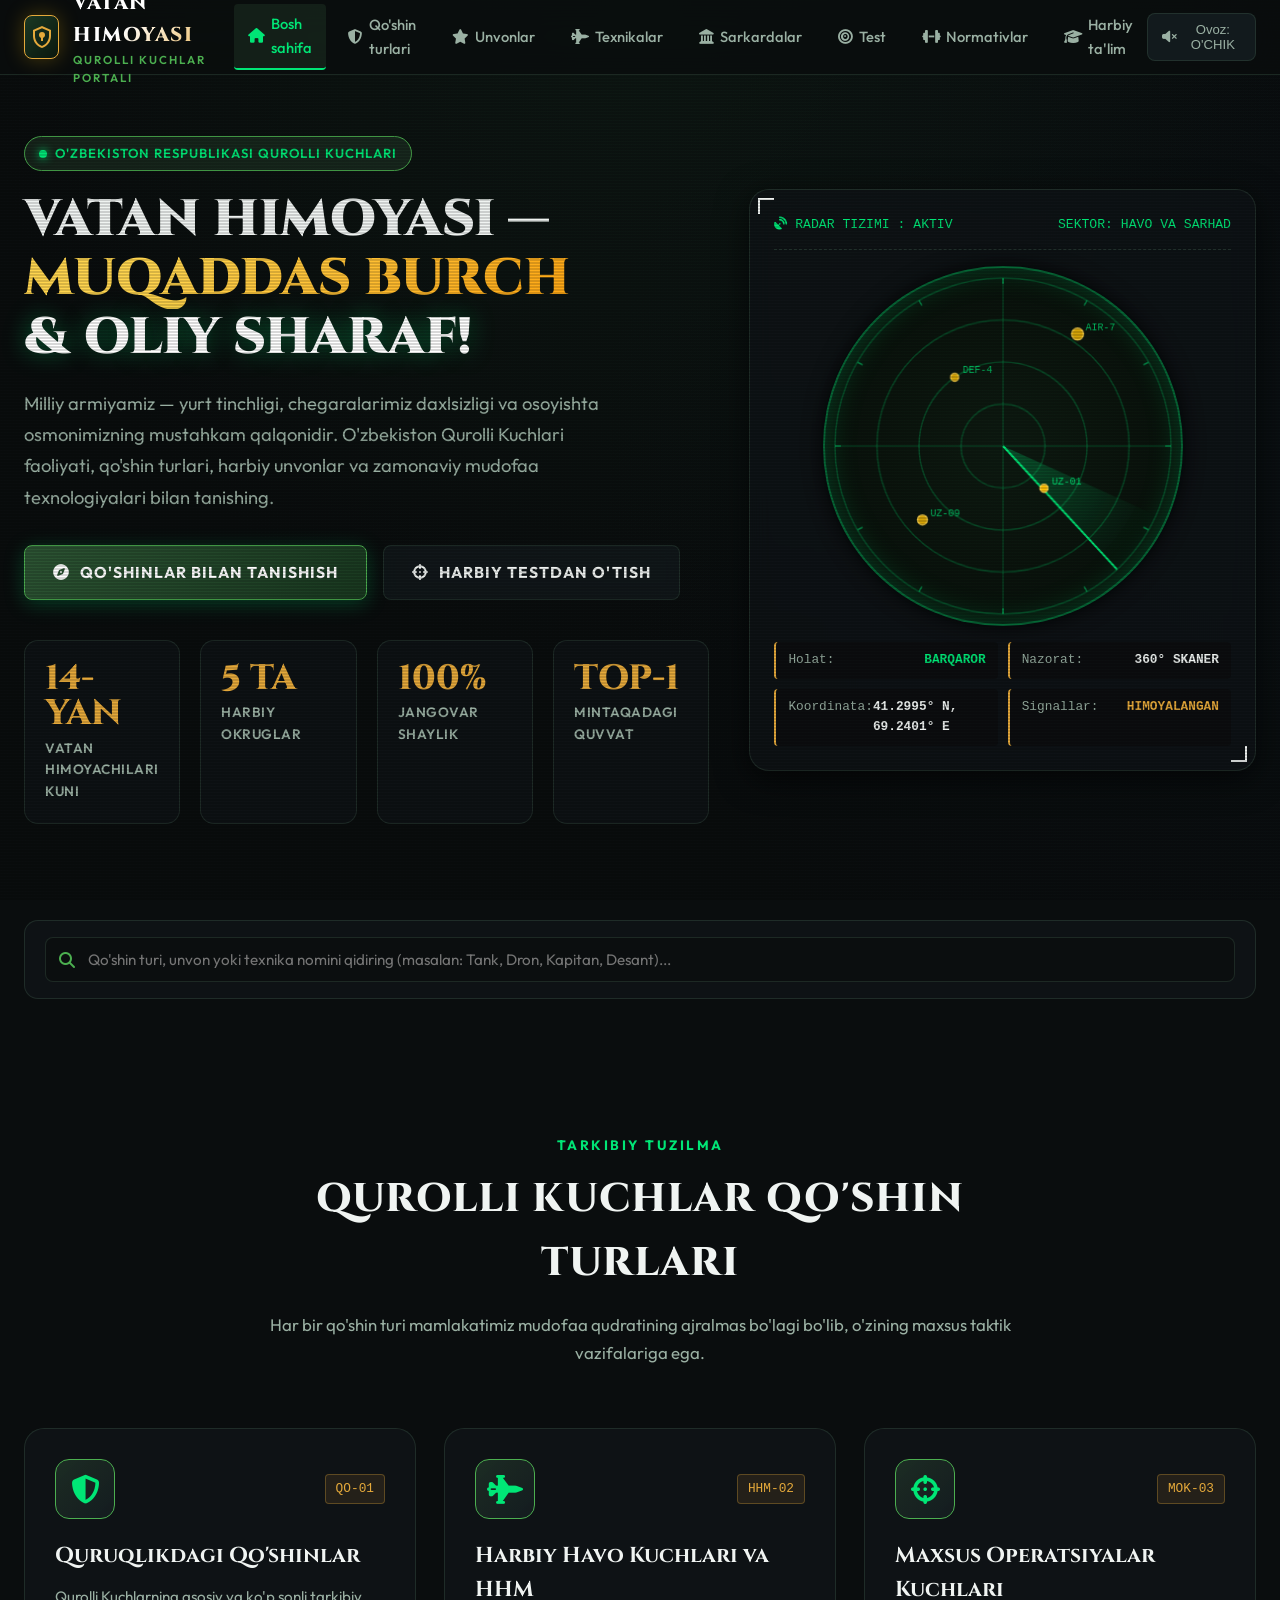
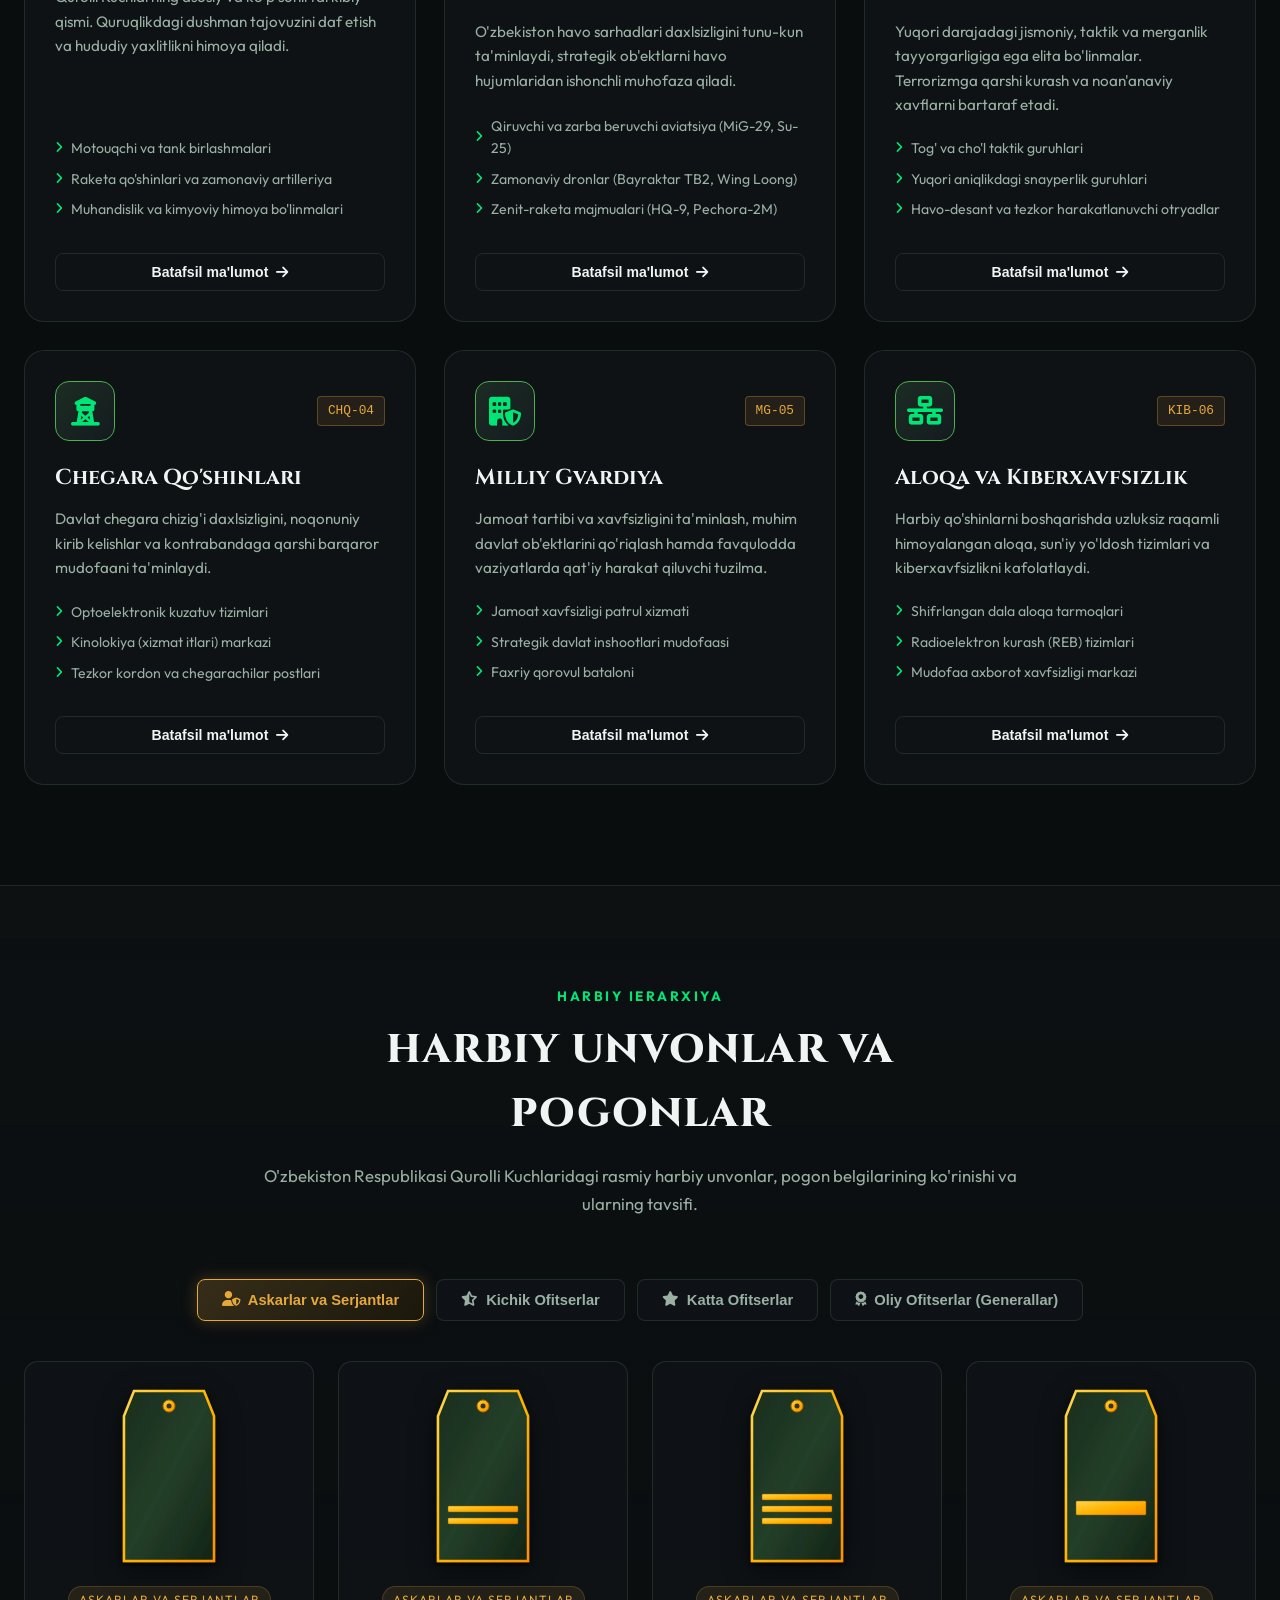
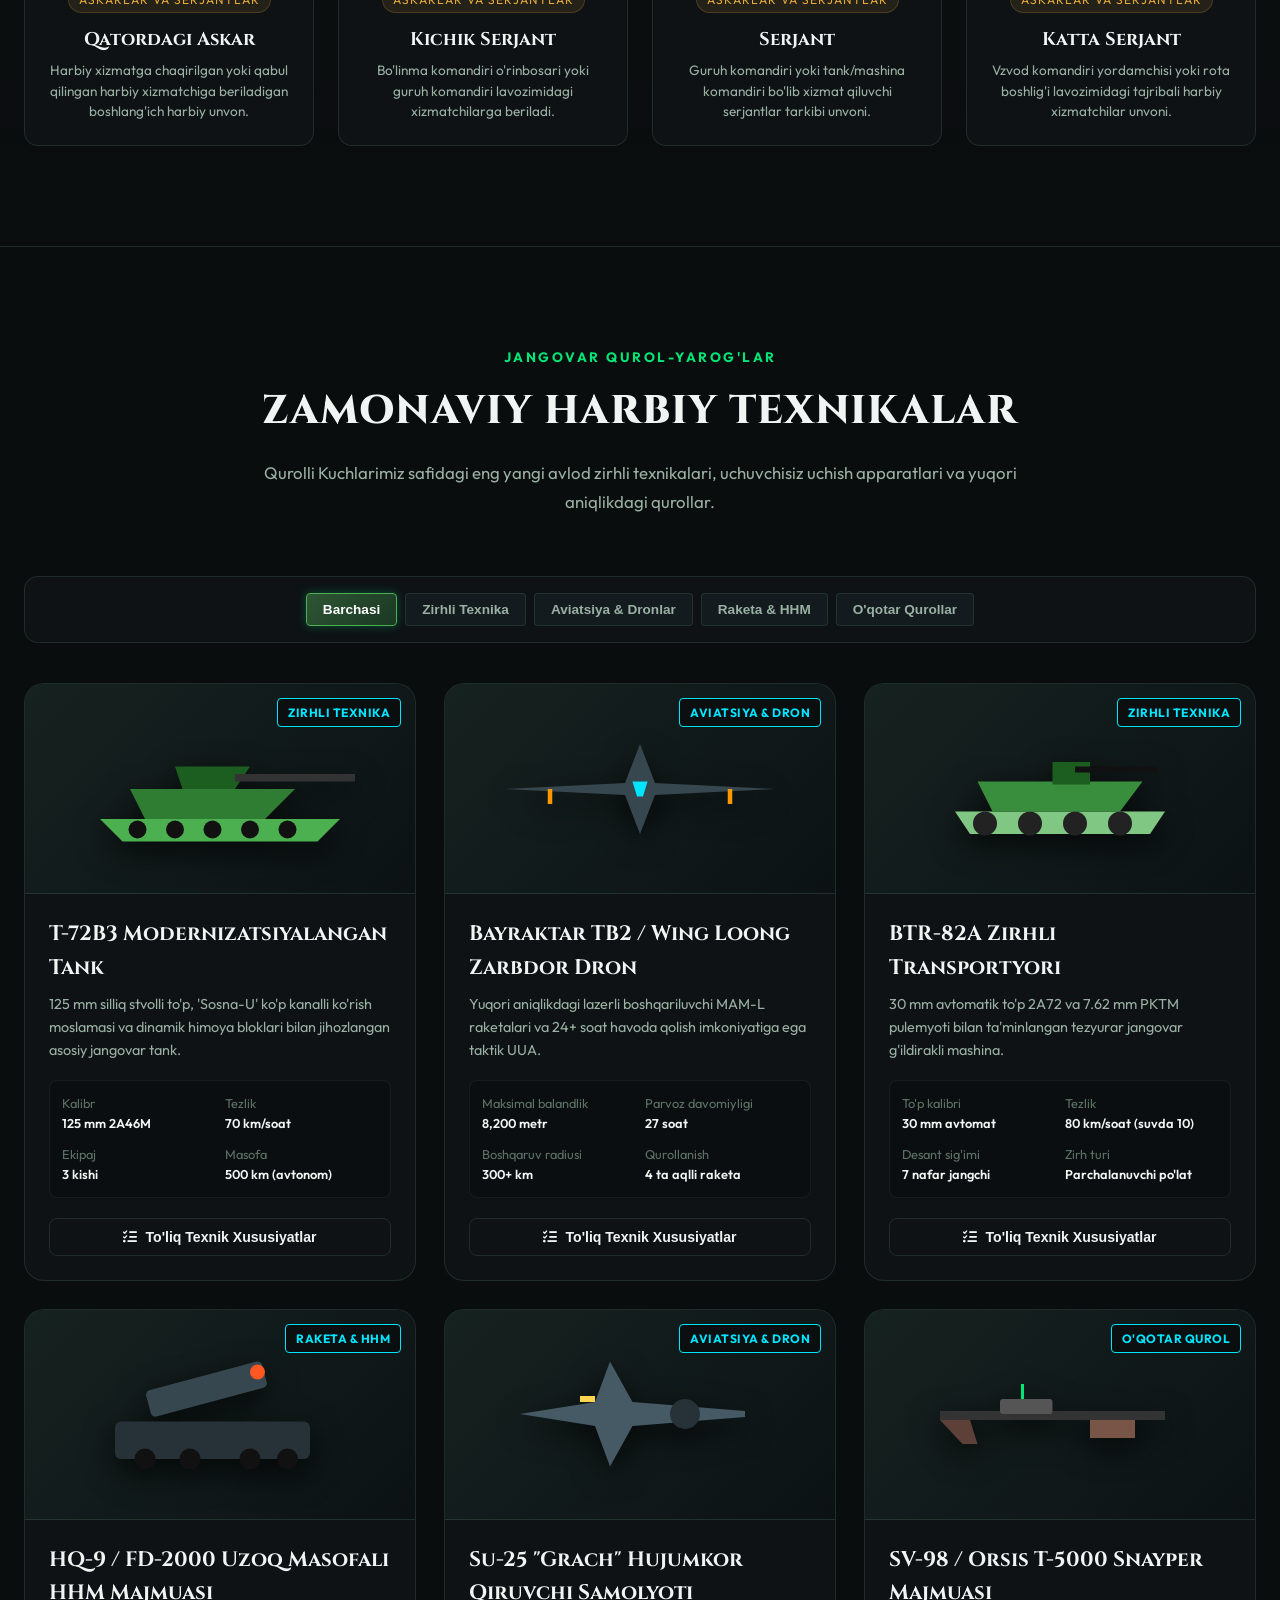
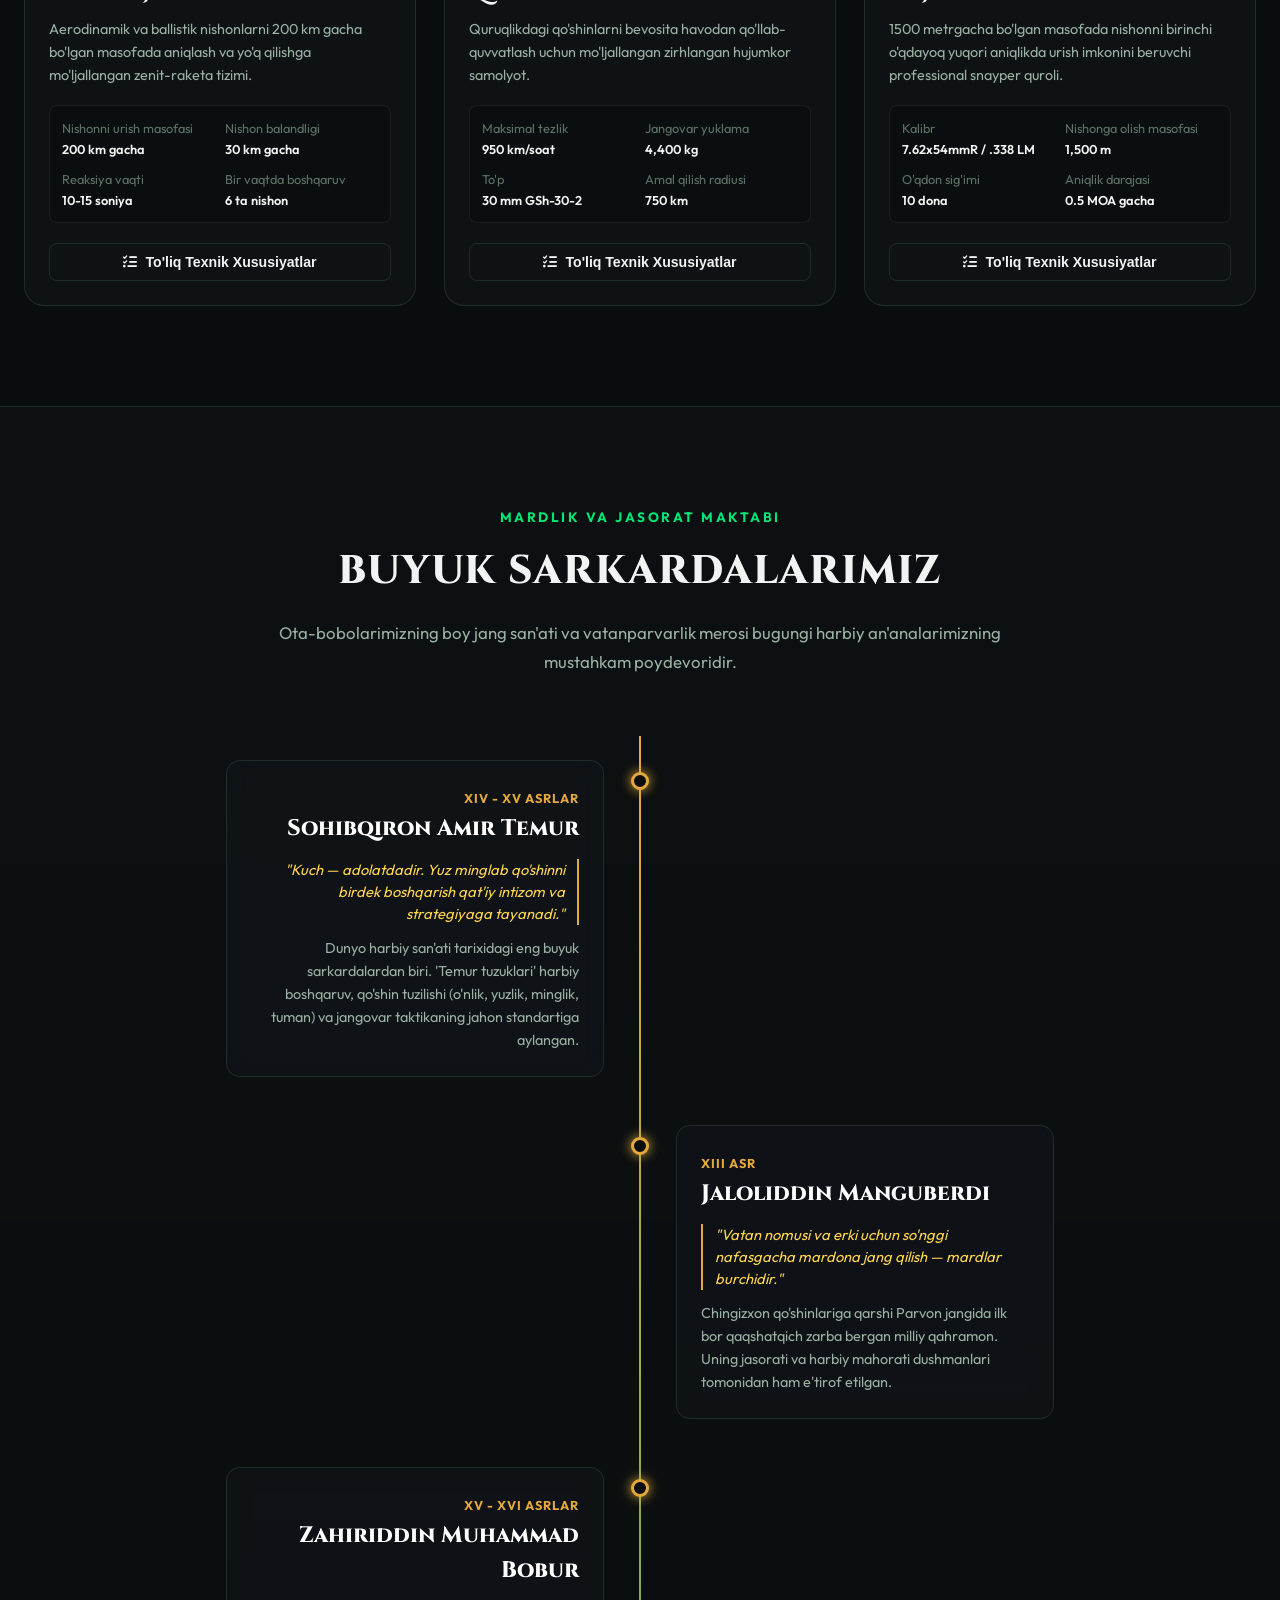
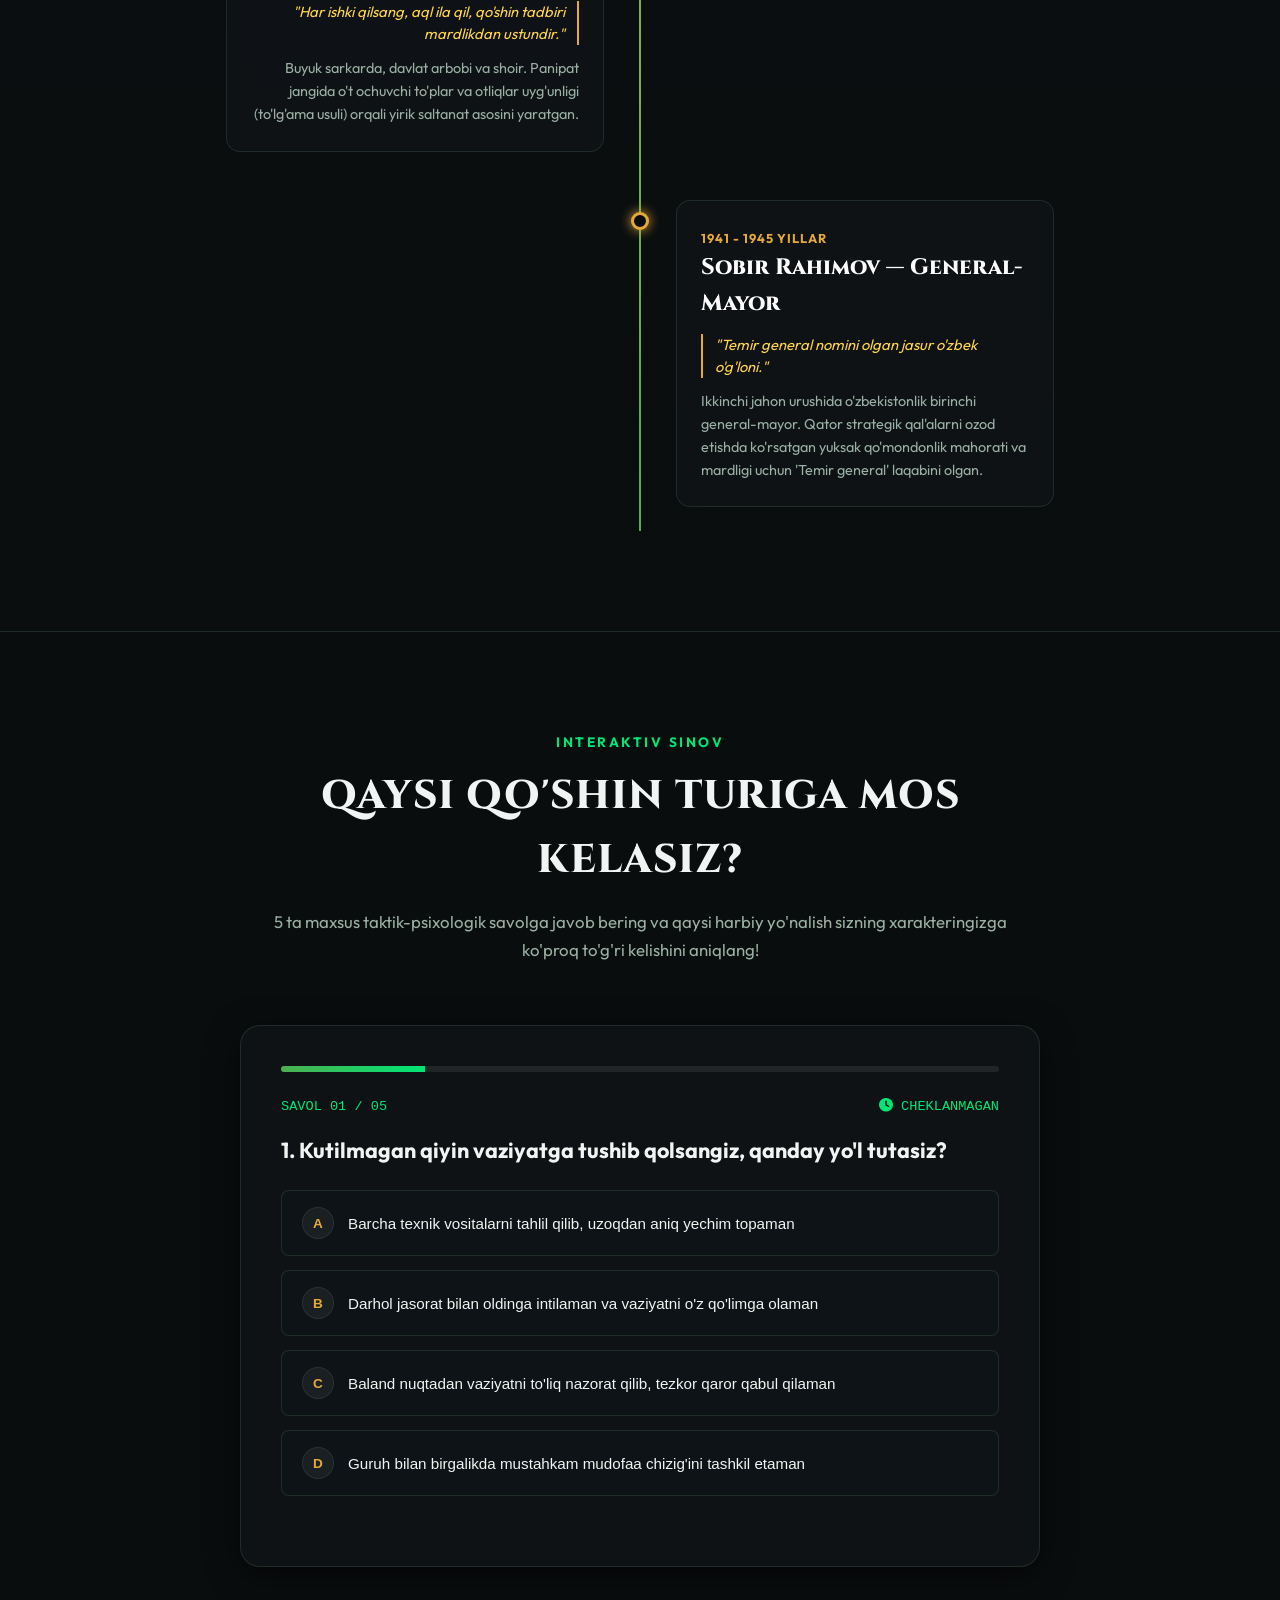
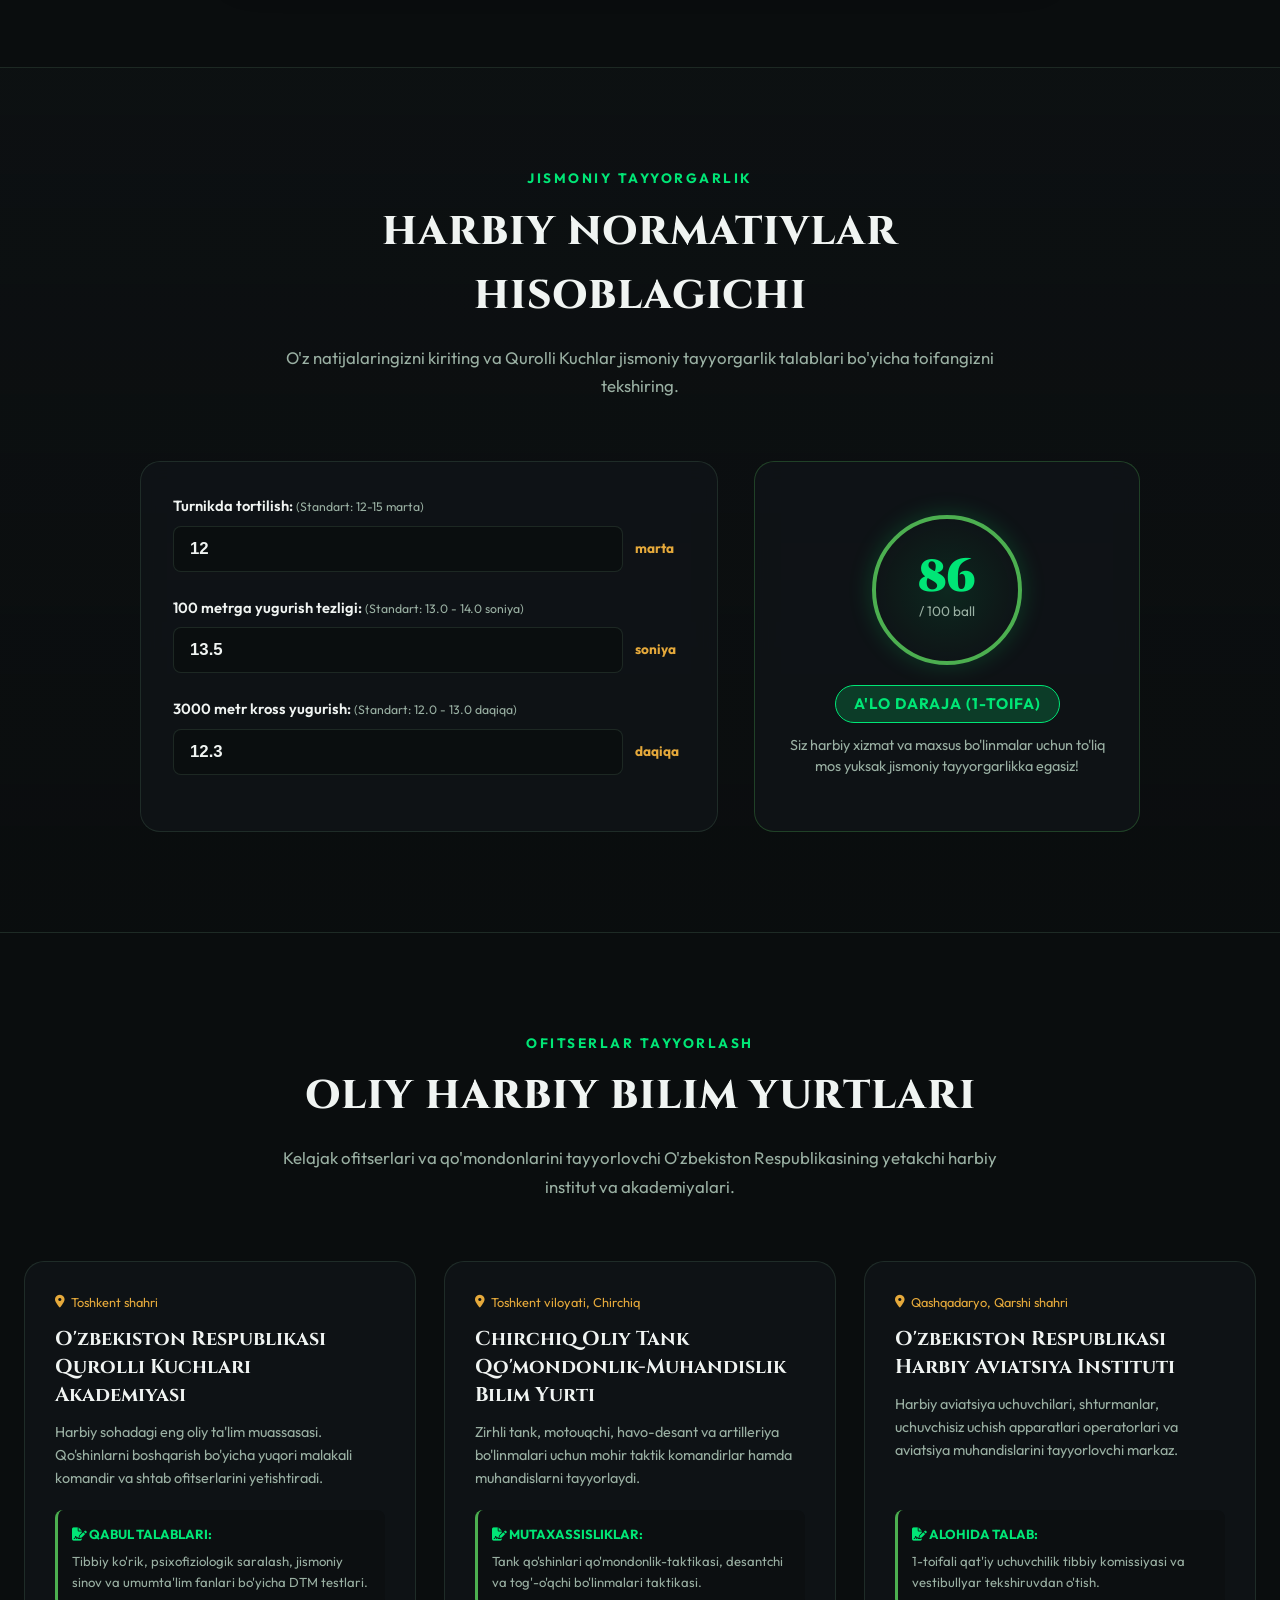
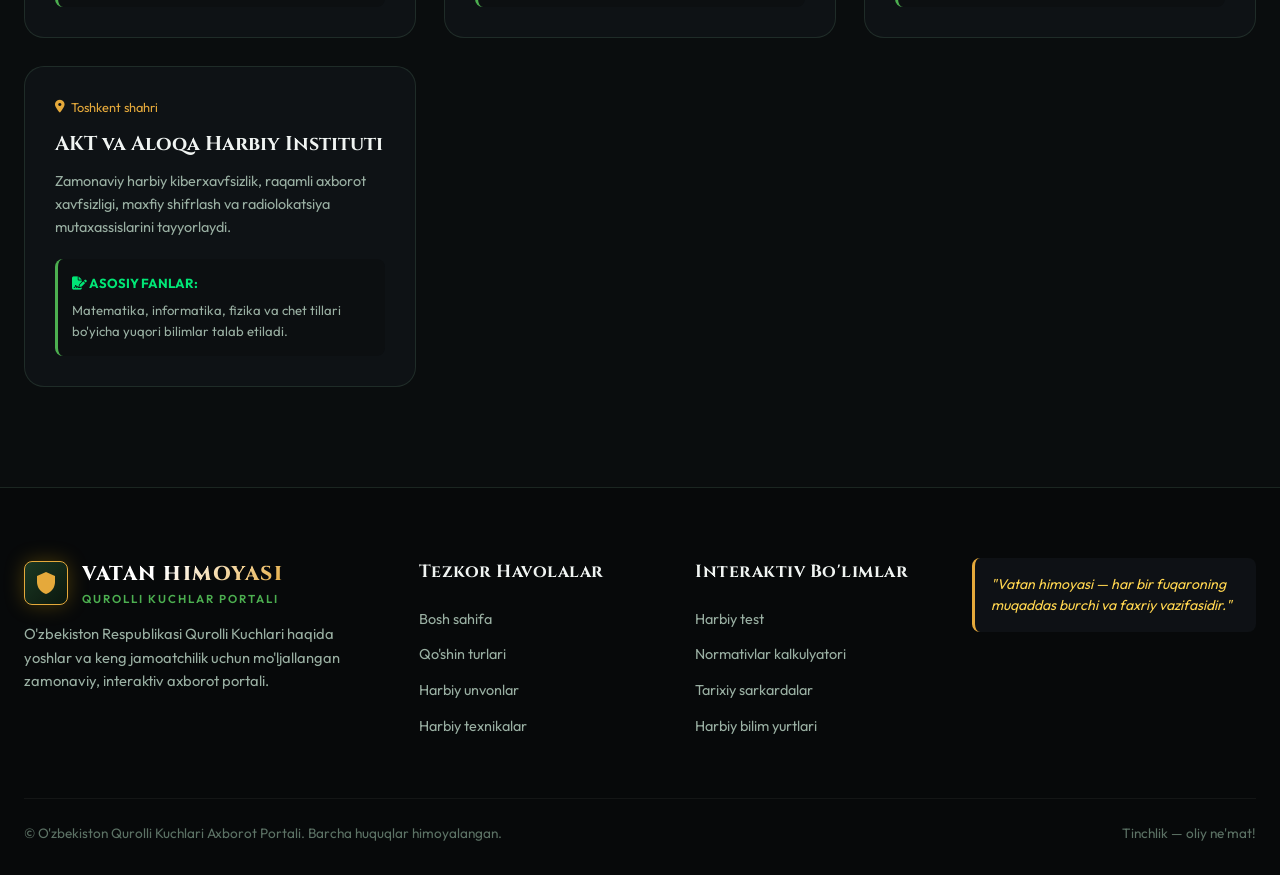
<file: harbiylar_portal/index.html>
<!DOCTYPE html>
<html lang="uz">
<head>
  <meta charset="UTF-8">
  <meta name="viewport" content="width=device-width, initial-scale=1.0">
  <title>O'zbekiston Qurolli Kuchlari & Harbiy Axborot Portali</title>
  <meta name="description" content="Harbiylar, O'zbekiston Qurolli Kuchlari faoliyati, qo'shin turlari, harbiy unvonlar va pogonlar, zamonaviy texnikalar hamda harbiy xizmat haqida to'liq axborot portali.">
  <meta name="keywords" content="harbiylar, qurolli kuchlar, harbiy xizmat, pogonlar, unvonlar, harbiy texnika, mudofaa vazirligi">

  <!-- Google Fonts -->
  <link rel="preconnect" href="https://fonts.googleapis.com">
  <link rel="preconnect" href="https://fonts.gstatic.com" crossorigin>
  <link href="https://fonts.googleapis.com/css2?family=Cinzel:wght@600;700;800;900&family=Outfit:wght@300;400;500;600;700;800&display=swap" rel="stylesheet">

  <!-- Font Awesome Icons -->
  <link rel="stylesheet" href="https://cdnjs.cloudflare.com/ajax/libs/font-awesome/6.5.1/css/all.min.css">

  <!-- Custom Tactical Stylesheet -->
  <link rel="stylesheet" href="style.css">
</head>
<body>

  <!-- Tactical HUD Scanline -->
  <div class="hud-scanline-overlay"></div>

  <!-- Header & Navigation -->
  <header class="site-header" id="siteHeader">
    <div class="container">
      <div class="nav-content">
        <a href="#hero" class="brand-logo">
          <div class="logo-badge">
            <svg viewBox="0 0 24 24">
              <path d="M12 1L3 5v6c0 5.55 3.84 10.74 9 12 5.16-1.26 9-6.45 9-12V5l-9-4zm0 2.18l7 3.12v4.7c0 4.54-3.13 8.79-7 9.88-3.87-1.09-7-5.34-7-9.88V6.3l7-3.12zm0 3.82a3 3 0 0 0-3 3c0 1.31.84 2.42 2 2.83V16h2v-3.17c1.16-.41 2-1.52 2-2.83a3 3 0 0 0-3-3z"/>
            </svg>
          </div>
          <div class="brand-text">
            <span class="brand-title">VATAN HIMOYASI</span>
            <span class="brand-sub">Qurolli Kuchlar Portali</span>
          </div>
        </a>

        <ul class="nav-menu" id="navMenu">
          <li><a href="#hero" class="nav-link active"><i class="fa-solid fa-house"></i> Bosh sahifa</a></li>
          <li><a href="#branches" class="nav-link"><i class="fa-solid fa-shield-halved"></i> Qo'shin turlari</a></li>
          <li><a href="#ranks" class="nav-link"><i class="fa-solid fa-star"></i> Unvonlar</a></li>
          <li><a href="#hardware" class="nav-link"><i class="fa-solid fa-jet-fighter"></i> Texnikalar</a></li>
          <li><a href="#history" class="nav-link"><i class="fa-solid fa-landmark"></i> Sarkardalar</a></li>
          <li><a href="#quiz" class="nav-link"><i class="fa-solid fa-bullseye"></i> Test</a></li>
          <li><a href="#fitness" class="nav-link"><i class="fa-solid fa-dumbbell"></i> Normativlar</a></li>
          <li><a href="#academies" class="nav-link"><i class="fa-solid fa-graduation-cap"></i> Harbiy ta'lim</a></li>
        </ul>

        <div class="nav-actions">
          <button class="btn-audio-toggle" id="audioToggleBtn" title="Taktik ovoz effektlarini yoqish/o'chirish">
            <i class="fa-solid fa-volume-xmark"></i>
            <span>Ovoz: O'CHIK</span>
          </button>
          <button class="mobile-toggle" id="mobileToggle" aria-label="Menyu">
            <i class="fa-solid fa-bars"></i>
          </button>
        </div>
      </div>
    </div>
  </header>

  <!-- Hero Section & Tactical HUD -->
  <section class="hero-section" id="hero">
    <div class="container">
      <div class="hero-grid">
        <div class="hero-content">
          <div class="hero-tag">
            <span class="pulse-dot"></span>
            <span>O'zbekiston Respublikasi Qurolli Kuchlari</span>
          </div>
          <h1 class="hero-title">
            Vatan Himoyasi — 
            <span class="highlight-gold">Muqaddas Burch</span>
            <span class="highlight-green">& Oliy Sharaf!</span>
          </h1>
          <p class="hero-desc">
            Milliy armiyamiz — yurt tinchligi, chegaralarimiz daxlsizligi va osoyishta osmonimizning mustahkam qalqonidir. O'zbekiston Qurolli Kuchlari faoliyati, qo'shin turlari, harbiy unvonlar va zamonaviy mudofaa texnologiyalari bilan tanishing.
          </p>
          <div class="hero-buttons">
            <a href="#branches" class="btn-tactical btn-primary-tactical">
              <i class="fa-solid fa-compass"></i>
              <span>Qo'shinlar bilan tanishish</span>
            </a>
            <a href="#quiz" class="btn-tactical btn-outline-tactical">
              <i class="fa-solid fa-crosshairs"></i>
              <span>Harbiy testdan o'tish</span>
            </a>
          </div>

          <!-- Hero Stats Bar -->
          <div class="hero-stats-bar">
            <div class="stat-card">
              <div class="stat-number">14-YAN</div>
              <div class="stat-label">Vatan Himoyachilari Kuni</div>
            </div>
            <div class="stat-card">
              <div class="stat-number">5 TA</div>
              <div class="stat-label">Harbiy Okruglar</div>
            </div>
            <div class="stat-card">
              <div class="stat-number">100%</div>
              <div class="stat-label">Jangovar Shaylik</div>
            </div>
            <div class="stat-card">
              <div class="stat-number">TOP-1</div>
              <div class="stat-label">Mintaqadagi Quvvat</div>
            </div>
          </div>
        </div>

        <!-- Interactive Radar & Telemetry HUD -->
        <div class="hero-radar-side">
          <div class="radar-wrapper">
            <div class="hud-header">
              <span><i class="fa-solid fa-satellite-dish"></i> RADAR TIZIMI : AKTIV</span>
              <span>SEKTOR: HAVO VA SARHAD</span>
            </div>
            <div class="radar-canvas-container">
              <canvas id="radarCanvas"></canvas>
            </div>
            <div class="radar-telemetry">
              <div class="telemetry-item">
                <span>Holat:</span>
                <span style="color: var(--accent-neon-green);">BARQAROR</span>
              </div>
              <div class="telemetry-item">
                <span>Nazorat:</span>
                <span>360° SKANER</span>
              </div>
              <div class="telemetry-item">
                <span>Koordinata:</span>
                <span>41.2995° N, 69.2401° E</span>
              </div>
              <div class="telemetry-item">
                <span>Signallar:</span>
                <span style="color: var(--accent-gold);">HIMOYALANGAN</span>
              </div>
            </div>
          </div>
        </div>
      </div>
    </div>
  </section>

  <!-- Global Live Search & Filter Bar -->
  <div class="container" style="margin-top: 20px;">
    <div class="filter-search-container">
      <div class="search-input-wrapper">
        <i class="fa-solid fa-magnifying-glass search-icon"></i>
        <input type="text" id="tacticalSearchInput" class="tactical-search-input" placeholder="Qo'shin turi, unvon yoki texnika nomini qidiring (masalan: Tank, Dron, Kapitan, Desant)...">
      </div>
    </div>
  </div>

  <!-- Qo'shin Turlari (Branches) -->
  <section class="section" id="branches">
    <div class="container">
      <div class="section-header">
        <span class="section-subtitle">Tarkibiy Tuzilma</span>
        <h2 class="section-title">Qurolli Kuchlar Qo'shin Turlari</h2>
        <p class="section-desc">
          Har bir qo'shin turi mamlakatimiz mudofaa qudratining ajralmas bo'lagi bo'lib, o'zining maxsus taktik vazifalariga ega.
        </p>
      </div>

      <div class="branches-grid" id="branchesGrid">
        <!-- Rendered dynamically by app.js -->
      </div>
    </div>
  </section>

  <!-- Harbiy Unvonlar va Pogonlar (Ranks) -->
  <section class="section section-alt" id="ranks">
    <div class="container">
      <div class="section-header">
        <span class="section-subtitle">Harbiy Ierarxiya</span>
        <h2 class="section-title">Harbiy Unvonlar va Pogonlar</h2>
        <p class="section-desc">
          O'zbekiston Respublikasi Qurolli Kuchlaridagi rasmiy harbiy unvonlar, pogon belgilarining ko'rinishi va ularning tavsifi.
        </p>
      </div>

      <!-- Ranks Category Nav -->
      <div class="ranks-tabs-nav">
        <button class="rank-tab-btn active" data-cat="enlisted">
          <i class="fa-solid fa-user-shield"></i> Askarlar va Serjantlar
        </button>
        <button class="rank-tab-btn" data-cat="junior-officer">
          <i class="fa-solid fa-star-half-stroke"></i> Kichik Ofitserlar
        </button>
        <button class="rank-tab-btn" data-cat="senior-officer">
          <i class="fa-solid fa-star"></i> Katta Ofitserlar
        </button>
        <button class="rank-tab-btn" data-cat="generals">
          <i class="fa-solid fa-award"></i> Oliy Ofitserlar (Generallar)
        </button>
      </div>

      <div class="ranks-grid" id="ranksGrid">
        <!-- Rendered dynamically by app.js with SVG Pogon insignias -->
      </div>
    </div>
  </section>

  <!-- Zamonaviy Harbiy Texnikalar (Hardware & Weapons) -->
  <section class="section" id="hardware">
    <div class="container">
      <div class="section-header">
        <span class="section-subtitle">Jangovar Qurol-Yarog'lar</span>
        <h2 class="section-title">Zamonaviy Harbiy Texnikalar</h2>
        <p class="section-desc">
          Qurolli Kuchlarimiz safidagi eng yangi avlod zirhli texnikalari, uchuvchisiz uchish apparatlari va yuqori aniqlikdagi qurollar.
        </p>
      </div>

      <!-- Hardware Filters -->
      <div class="filter-search-container" style="justify-content: center; margin-bottom: 40px;">
        <div class="filter-btn-group">
          <button class="filter-btn hardware-filter-btn active" data-type="all">Barchasi</button>
          <button class="filter-btn hardware-filter-btn" data-type="armor">Zirhli Texnika</button>
          <button class="filter-btn hardware-filter-btn" data-type="air">Aviatsiya & Dronlar</button>
          <button class="filter-btn hardware-filter-btn" data-type="missile">Raketa & HHM</button>
          <button class="filter-btn hardware-filter-btn" data-type="firearm">O'qotar Qurollar</button>
        </div>
      </div>

      <div class="hardware-grid" id="hardwareGrid">
        <!-- Rendered dynamically by app.js -->
      </div>
    </div>
  </section>

  <!-- Tarixiy Sarkardalar (Historical Commanders) -->
  <section class="section section-alt" id="history">
    <div class="container">
      <div class="section-header">
        <span class="section-subtitle">Mardlik Va Jasorat Maktabi</span>
        <h2 class="section-title">Buyuk Sarkardalarimiz</h2>
        <p class="section-desc">
          Ota-bobolarimizning boy jang san'ati va vatanparvarlik merosi bugungi harbiy an'analarimizning mustahkam poydevoridir.
        </p>
      </div>

      <div class="history-timeline" id="historyTimeline">
        <!-- Rendered dynamically by app.js -->
      </div>
    </div>
  </section>

  <!-- Interaktiv Harbiy Test (Military Quiz) -->
  <section class="section" id="quiz">
    <div class="container">
      <div class="section-header">
        <span class="section-subtitle">Interaktiv Sinov</span>
        <h2 class="section-title">Qaysi Qo'shin Turiga Mos Kelasiz?</h2>
        <p class="section-desc">
          5 ta maxsus taktik-psixologik savolga javob bering va qaysi harbiy yo'nalish sizning xarakteringizga ko'proq to'g'ri kelishini aniqlang!
        </p>
      </div>

      <div class="quiz-card">
        <div class="quiz-progress-bar">
          <div class="quiz-progress-fill" id="quizProgressFill"></div>
        </div>

        <!-- Question View -->
        <div id="quizQuestionView">
          <div class="quiz-meta">
            <span id="quizMetaNumber">SAVOL 01 / 05</span>
            <span><i class="fa-solid fa-clock"></i> CHEKLANMAGAN</span>
          </div>
          <h3 class="quiz-question-title" id="quizQuestionTitle">Savol matni yuklanmoqda...</h3>
          <div class="quiz-options-list" id="quizOptionsList">
            <!-- Options dynamically loaded -->
          </div>
        </div>

        <!-- Result View -->
        <div id="quizResultView" class="quiz-result-view">
          <div class="badge-result-icon" id="resultBadgeIcon">
            <i class="fa-solid fa-shield"></i>
          </div>
          <h3 class="result-badge-title" id="resultBadgeTitle">Sizning Natijangiz</h3>
          <p class="result-badge-desc" id="resultBadgeDesc">Tavsif yuklanmoqda...</p>
          <button class="btn-tactical btn-primary-tactical" onclick="restartQuiz()">
            <i class="fa-solid fa-rotate-right"></i>
            <span>Testni qaytadan topshirish</span>
          </button>
        </div>
      </div>
    </div>
  </section>

  <!-- Jismoniy Normativlar Kalkulyatori (Fitness Calculator) -->
  <section class="section section-alt" id="fitness">
    <div class="container">
      <div class="section-header">
        <span class="section-subtitle">Jismoniy Tayyorgarlik</span>
        <h2 class="section-title">Harbiy Normativlar Hisoblagichi</h2>
        <p class="section-desc">
          O'z natijalaringizni kiriting va Qurolli Kuchlar jismoniy tayyorgarlik talablari bo'yicha toifangizni tekshiring.
        </p>
      </div>

      <div class="calc-wrapper">
        <div class="calc-form-card">
          <div class="calc-field-group">
            <label class="calc-label" for="calcPullups">
              Turnikda tortilish:
              <small>(Standart: 12-15 marta)</small>
            </label>
            <div class="calc-input-row">
              <input type="number" id="calcPullups" class="calc-input" value="12" min="0" max="50">
              <span class="calc-unit">marta</span>
            </div>
          </div>

          <div class="calc-field-group">
            <label class="calc-label" for="calcSprint">
              100 metrga yugurish tezligi:
              <small>(Standart: 13.0 - 14.0 soniya)</small>
            </label>
            <div class="calc-input-row">
              <input type="number" id="calcSprint" class="calc-input" value="13.5" step="0.1" min="9" max="30">
              <span class="calc-unit">soniya</span>
            </div>
          </div>

          <div class="calc-field-group">
            <label class="calc-label" for="calcRun">
              3000 metr kross yugurish:
              <small>(Standart: 12.0 - 13.0 daqiqa)</small>
            </label>
            <div class="calc-input-row">
              <input type="number" id="calcRun" class="calc-input" value="12.3" step="0.1" min="8" max="30">
              <span class="calc-unit">daqiqa</span>
            </div>
          </div>
        </div>

        <div class="calc-score-card">
          <div class="score-circle">
            <span class="score-value" id="calcScoreValue">85</span>
            <span class="score-max">/ 100 ball</span>
          </div>
          <div class="score-grade-badge grade-excellent" id="calcGradeBadge">A'LO DARAJA (1-TOIFA)</div>
          <p class="score-evaluation" id="calcEvalDesc">
            Siz harbiy xizmat va maxsus bo'linmalar uchun to'liq mos yuksak jismoniy tayyorgarlikka egasiz!
          </p>
        </div>
      </div>
    </div>
  </section>

  <!-- Harbiy Oliy Ta'lim Muassasalari (Academies) -->
  <section class="section" id="academies">
    <div class="container">
      <div class="section-header">
        <span class="section-subtitle">Ofitserlar Tayyorlash</span>
        <h2 class="section-title">Oliy Harbiy Bilim Yurtlari</h2>
        <p class="section-desc">
          Kelajak ofitserlari va qo'mondonlarini tayyorlovchi O'zbekiston Respublikasining yetakchi harbiy institut va akademiyalari.
        </p>
      </div>

      <div class="academies-grid">
        <div class="academy-card">
          <span class="academy-location"><i class="fa-solid fa-location-dot"></i> Toshkent shahri</span>
          <h3 class="academy-name">O'zbekiston Respublikasi Qurolli Kuchlari Akademiyasi</h3>
          <p class="academy-desc">
            Harbiy sohadagi eng oliy ta'lim muassasasi. Qo'shinlarni boshqarish bo'yicha yuqori malakali komandir va shtab ofitserlarini yetishtiradi.
          </p>
          <div class="academy-requirements">
            <h5><i class="fa-solid fa-file-signature"></i> Qabul talablari:</h5>
            <p>Tibbiy ko'rik, psixofiziologik saralash, jismoniy sinov va umumta'lim fanlari bo'yicha DTM testlari.</p>
          </div>
        </div>

        <div class="academy-card">
          <span class="academy-location"><i class="fa-solid fa-location-dot"></i> Toshkent viloyati, Chirchiq</span>
          <h3 class="academy-name">Chirchiq Oliy Tank Qo'mondonlik-Muhandislik Bilim Yurti</h3>
          <p class="academy-desc">
            Zirhli tank, motouqchi, havo-desant va artilleriya bo'linmalari uchun mohir taktik komandirlar hamda muhandislarni tayyorlaydi.
          </p>
          <div class="academy-requirements">
            <h5><i class="fa-solid fa-file-signature"></i> Mutaxassisliklar:</h5>
            <p>Tank qo'shinlari qo'mondonlik-taktikasi, desantchi va tog'-o'qchi bo'linmalari taktikasi.</p>
          </div>
        </div>

        <div class="academy-card">
          <span class="academy-location"><i class="fa-solid fa-location-dot"></i> Qashqadaryo, Qarshi shahri</span>
          <h3 class="academy-name">O'zbekiston Respublikasi Harbiy Aviatsiya Instituti</h3>
          <p class="academy-desc">
            Harbiy aviatsiya uchuvchilari, shturmanlar, uchuvchisiz uchish apparatlari operatorlari va aviatsiya muhandislarini tayyorlovchi markaz.
          </p>
          <div class="academy-requirements">
            <h5><i class="fa-solid fa-file-signature"></i> Alohida talab:</h5>
            <p>1-toifali qat'iy uchuvchilik tibbiy komissiyasi va vestibullyar tekshiruvdan o'tish.</p>
          </div>
        </div>

        <div class="academy-card">
          <span class="academy-location"><i class="fa-solid fa-location-dot"></i> Toshkent shahri</span>
          <h3 class="academy-name">AKT va Aloqa Harbiy Instituti</h3>
          <p class="academy-desc">
            Zamonaviy harbiy kiberxavfsizlik, raqamli axborot xavfsizligi, maxfiy shifrlash va radiolokatsiya mutaxassislarini tayyorlaydi.
          </p>
          <div class="academy-requirements">
            <h5><i class="fa-solid fa-file-signature"></i> Asosiy fanlar:</h5>
            <p>Matematika, informatika, fizika va chet tillari bo'yicha yuqori bilimlar talab etiladi.</p>
          </div>
        </div>
      </div>
    </div>
  </section>

  <!-- Tactical Universal Modal -->
  <div class="tactical-modal-backdrop" id="tacticalModal">
    <div class="tactical-modal">
      <div class="modal-header">
        <h3 class="modal-title" id="modalTitle">Ma'lumot</h3>
        <button class="modal-close-btn" onclick="closeTacticalModal()" aria-label="Yopish">
          <i class="fa-solid fa-xmark"></i>
        </button>
      </div>
      <div class="modal-body" id="modalBody">
        <!-- Injected dynamically -->
      </div>
    </div>
  </div>

  <!-- Footer -->
  <footer class="site-footer">
    <div class="container">
      <div class="footer-grid">
        <div class="footer-brand">
          <div class="brand-logo">
            <div class="logo-badge">
              <svg viewBox="0 0 24 24">
                <path d="M12 1L3 5v6c0 5.55 3.84 10.74 9 12 5.16-1.26 9-6.45 9-12V5l-9-4z"/>
              </svg>
            </div>
            <div class="brand-text">
              <span class="brand-title">VATAN HIMOYASI</span>
              <span class="brand-sub">Qurolli Kuchlar Portali</span>
            </div>
          </div>
          <p>
            O'zbekiston Respublikasi Qurolli Kuchlari haqida yoshlar va keng jamoatchilik uchun mo'ljallangan zamonaviy, interaktiv axborot portali.
          </p>
        </div>

        <div>
          <h4 class="footer-heading">Tezkor Havolalar</h4>
          <ul class="footer-links">
            <li><a href="#hero">Bosh sahifa</a></li>
            <li><a href="#branches">Qo'shin turlari</a></li>
            <li><a href="#ranks">Harbiy unvonlar</a></li>
            <li><a href="#hardware">Harbiy texnikalar</a></li>
          </ul>
        </div>

        <div>
          <h4 class="footer-heading">Interaktiv Bo'limlar</h4>
          <ul class="footer-links">
            <li><a href="#quiz">Harbiy test</a></li>
            <li><a href="#fitness">Normativlar kalkulyatori</a></li>
            <li><a href="#history">Tarixiy sarkardalar</a></li>
            <li><a href="#academies">Harbiy bilim yurtlari</a></li>
          </ul>
        </div>

        <div>
          <div class="footer-quote-box">
            <p>"Vatan himoyasi — har bir fuqaroning muqaddas burchi va faxriy vazifasidir."</p>
          </div>
        </div>
      </div>

      <div class="footer-bottom">
        <span>© O'zbekiston Qurolli Kuchlari Axborot Portali. Barcha huquqlar himoyalangan.</span>
        <span>Tinchlik — oliy ne'mat!</span>
      </div>
    </div>
  </footer>

  <!-- Scripts -->
  <script src="app.js"></script>
</body>
</html>
</file>
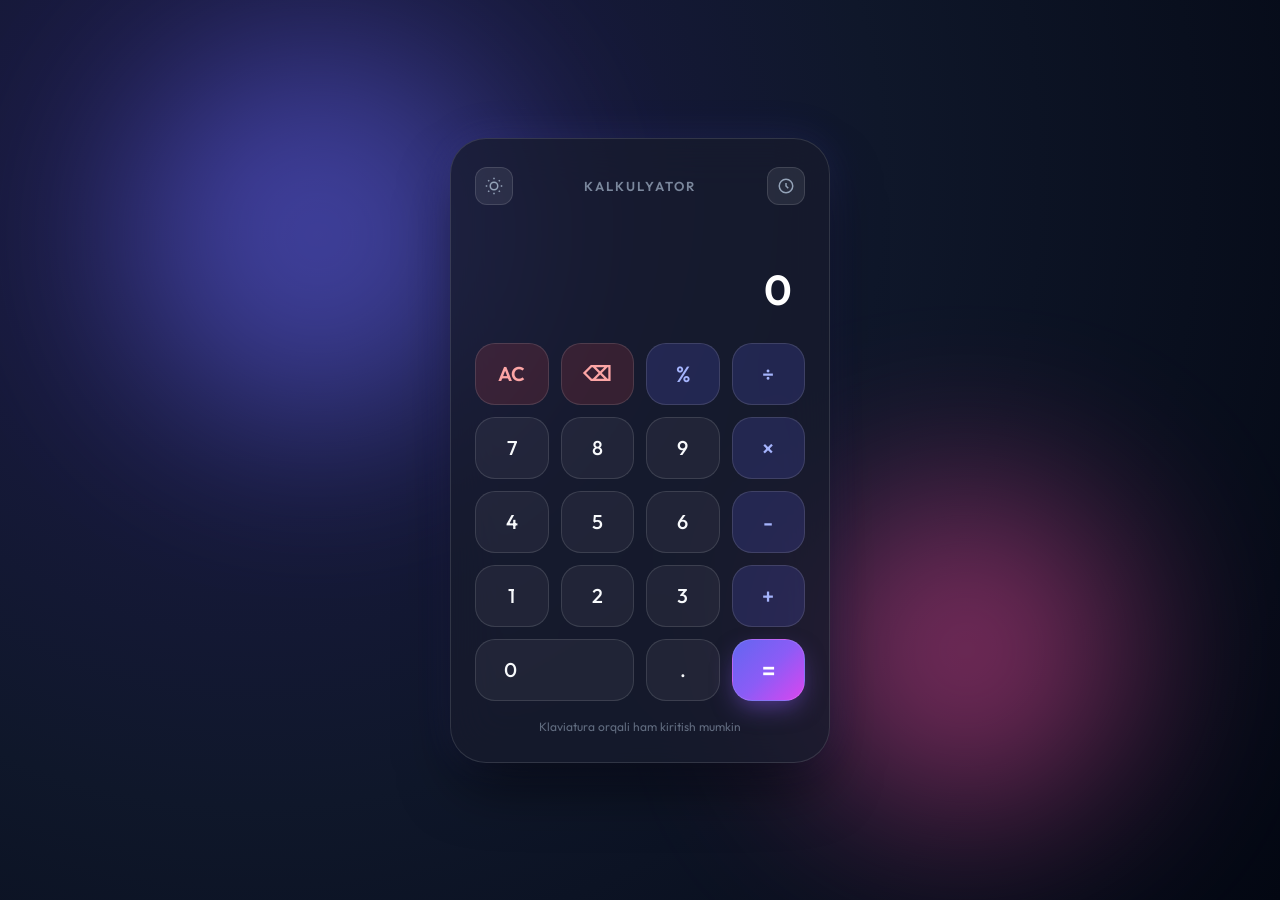
<file: kalkulyator/index.html>
<!DOCTYPE html>
<html lang="uz">
<head>
    <meta charset="UTF-8">
    <meta name="viewport" content="width=device-width, initial-scale=1.0">
    <title>Zamonaviy Kalkulyator</title>
    <link rel="preconnect" href="https://fonts.googleapis.com">
    <link rel="preconnect" href="https://fonts.gstatic.com" crossorigin>
    <link href="https://fonts.googleapis.com/css2?family=Outfit:wght@300;400;500;600;700&display=swap" rel="stylesheet">
    <link rel="stylesheet" href="style.css">
</head>
<body>

    <!-- Orqa fon nurlari -->
    <div class="glow-circle glow-1"></div>
    <div class="glow-circle glow-2"></div>

    <div class="calc-wrapper">
        <!-- Yuqori panel -->
        <div class="top-bar">
            <button class="icon-btn" id="themeBtn" title="Mavzuni o'zgartirish" aria-label="Mavzuni o'zgartirish">
                <svg width="18" height="18" viewBox="0 0 24 24" fill="none" stroke="currentColor" stroke-width="2">
                    <circle cx="12" cy="12" r="5"></circle>
                    <line x1="12" y1="1" x2="12" y2="3"></line>
                    <line x1="12" y1="21" x2="12" y2="23"></line>
                    <line x1="4.22" y1="4.22" x2="5.64" y2="5.64"></line>
                    <line x1="18.36" y1="18.36" x2="19.78" y2="19.78"></line>
                    <line x1="1" y1="12" x2="3" y2="12"></line>
                    <line x1="21" y1="12" x2="23" y2="12"></line>
                    <line x1="4.22" y1="19.78" x2="5.64" y2="18.36"></line>
                    <line x1="18.36" y1="5.64" x2="19.78" y2="4.22"></line>
                </svg>
            </button>
            <span class="app-title">Kalkulyator</span>
            <button class="icon-btn" id="historyBtn" title="Hisoblash tarixi" aria-label="Hisoblash tarixi">
                <svg width="18" height="18" viewBox="0 0 24 24" fill="none" stroke="currentColor" stroke-width="2">
                    <path d="M12 8v4l3 3m6-3a9 9 0 11-18 0 9 9 0 0118 0z"></path>
                </svg>
            </button>
        </div>

        <!-- Displey -->
        <div class="display-container">
            <div class="prev-operation" id="prevOp"></div>
            <div class="current-input" id="currInput">0</div>
        </div>

        <!-- Tugmalar bloki -->
        <div class="keypad">
            <button class="btn btn-spec" data-action="clear">AC</button>
            <button class="btn btn-spec" data-action="delete">⌫</button>
            <button class="btn btn-op" data-action="percent">%</button>
            <button class="btn btn-op" data-operator="÷">÷</button>

            <button class="btn btn-num" data-num="7">7</button>
            <button class="btn btn-num" data-num="8">8</button>
            <button class="btn btn-num" data-num="9">9</button>
            <button class="btn btn-op" data-operator="×">×</button>

            <button class="btn btn-num" data-num="4">4</button>
            <button class="btn btn-num" data-num="5">5</button>
            <button class="btn btn-num" data-num="6">6</button>
            <button class="btn btn-op" data-operator="-">-</button>

            <button class="btn btn-num" data-num="1">1</button>
            <button class="btn btn-num" data-num="2">2</button>
            <button class="btn btn-num" data-num="3">3</button>
            <button class="btn btn-op" data-operator="+">+</button>

            <button class="btn btn-num btn-zero" data-num="0">0</button>
            <button class="btn btn-num" data-action="decimal">.</button>
            <button class="btn btn-equal" data-action="calculate">=</button>
        </div>

        <div class="keyboard-hint">Klaviatura orqali ham kiritish mumkin</div>

        <!-- Tarix (History) Oynasi -->
        <div class="history-overlay" id="historyOverlay">
            <div class="history-header">
                <h3>Hisoblashlar tarixi</h3>
                <button class="icon-btn" id="closeHistoryBtn" aria-label="Yopish">✕</button>
            </div>
            <div class="history-list" id="historyList">
                <div style="text-align: center; color: var(--text-muted); margin-top: 30px;">Hozircha tarix mavjud emas</div>
            </div>
            <button class="clear-hist-btn" id="clearHistoryBtn">Tarixni tozalash</button>
        </div>
    </div>

    <script src="script.js"></script>
</body>
</html>
</file>
<file: harbiylar_portal/style.css>
/* ==========================================================================
   HARBIYLAR & QUROLLI KUCHLAR AXBOROT PORTALI - TACTICAL DESIGN SYSTEM
   ========================================================================== */

:root {
  /* Tactical Color Palette */
  --bg-primary: #0a0d0e;
  --bg-secondary: #101518;
  --bg-tertiary: #161e22;
  --bg-glass: rgba(16, 21, 24, 0.75);
  --bg-glass-hover: rgba(22, 30, 34, 0.9);
  --border-color: rgba(64, 93, 76, 0.35);
  --border-glow: rgba(76, 175, 80, 0.4);

  /* Military Accents */
  --accent-military-green: #3d6a45;
  --accent-green-bright: #4caf50;
  --accent-neon-green: #00e676;
  --accent-gold: #e5a93b;
  --accent-gold-bright: #ffc107;
  --accent-amber: #ff9800;
  --accent-cyan: #00e5ff;
  --accent-red: #ff3d00;
  --accent-steel: #78909c;

  /* Typography Colors */
  --text-main: #f0f4f2;
  --text-muted: #9ab0a3;
  --text-dim: #5c7265;
  --text-gold: #ffd54f;

  /* Geometry & Effects */
  --radius-sm: 4px;
  --radius-md: 8px;
  --radius-lg: 14px;
  --radius-xl: 20px;
  --shadow-tactical: 0 8px 32px 0 rgba(0, 0, 0, 0.6);
  --shadow-glow: 0 0 20px rgba(0, 230, 118, 0.2);
  --shadow-gold: 0 0 20px rgba(255, 193, 7, 0.25);
  --transition-fast: 0.2s cubic-bezier(0.4, 0, 0.2, 1);
  --transition-normal: 0.35s cubic-bezier(0.4, 0, 0.2, 1);
}

/* Reset & Base Styles */
* {
  margin: 0;
  padding: 0;
  box-sizing: border-box;
}

html {
  scroll-behavior: smooth;
  font-size: 16px;
  background-color: var(--bg-primary);
  color: var(--text-main);
  font-family: 'Outfit', -apple-system, BlinkMacSystemFont, 'Segoe UI', Roboto, sans-serif;
  overflow-x: hidden;
}

body {
  min-height: 100vh;
  position: relative;
  background-image:
    radial-gradient(circle at 50% 0%, rgba(20, 45, 30, 0.35) 0%, transparent 60%),
    radial-gradient(circle at 100% 50%, rgba(15, 30, 40, 0.2) 0%, transparent 50%),
    linear-gradient(rgba(10, 13, 14, 0.95), rgba(10, 13, 14, 0.98)),
    repeating-linear-gradient(0deg, transparent, transparent 2px, rgba(0, 230, 118, 0.015) 2px, rgba(0, 230, 118, 0.015) 4px);
  background-attachment: fixed;
  line-height: 1.6;
}

/* Tactical HUD Scanline overlay */
.hud-scanline-overlay {
  position: fixed;
  top: 0;
  left: 0;
  width: 100vw;
  height: 100vh;
  pointer-events: none;
  background: linear-gradient(rgba(18, 16, 16, 0) 50%,
      rgba(0, 0, 0, 0.25) 50%), linear-gradient(90deg,
      rgba(255, 0, 0, 0.01),
      rgba(0, 255, 0, 0.005),
      rgba(0, 255, 0, 0.01));
  background-size: 100% 3px, 3px 100%;
  z-index: 999;
  opacity: 0.6;
}

/* Custom Scrollbar */
::-webkit-scrollbar {
  width: 8px;
}

::-webkit-scrollbar-track {
  background: var(--bg-primary);
}

::-webkit-scrollbar-thumb {
  background: var(--accent-military-green);
  border-radius: 4px;
}

::-webkit-scrollbar-thumb:hover {
  background: var(--accent-green-bright);
}

/* Container */
.container {
  width: 100%;
  max-width: 1280px;
  margin: 0 auto;
  padding: 0 24px;
}

/* Header & Navigation */
.site-header {
  position: fixed;
  top: 0;
  left: 0;
  width: 100%;
  z-index: 1000;
  background: rgba(10, 13, 14, 0.85);
  backdrop-filter: blur(16px);
  -webkit-backdrop-filter: blur(16px);
  border-bottom: 1px solid var(--border-color);
  transition: var(--transition-normal);
}

.site-header.scrolled {
  background: rgba(8, 10, 11, 0.95);
  box-shadow: 0 4px 20px rgba(0, 0, 0, 0.7);
  border-bottom: 1px solid rgba(0, 230, 118, 0.25);
}

.nav-content {
  display: flex;
  align-items: center;
  justify-content: space-between;
  height: 74px;
}

.brand-logo {
  display: flex;
  align-items: center;
  gap: 14px;
  text-decoration: none;
  color: var(--text-main);
  font-weight: 700;
  letter-spacing: 0.5px;
}

.logo-badge {
  width: 44px;
  height: 44px;
  background: linear-gradient(135deg, #1b3823, #0a170e);
  border: 1.5px solid var(--accent-gold);
  border-radius: 8px;
  display: flex;
  align-items: center;
  justify-content: center;
  position: relative;
  box-shadow: var(--shadow-gold);
}

.logo-badge svg {
  width: 24px;
  height: 24px;
  fill: var(--accent-gold);
}

.brand-text {
  display: flex;
  flex-direction: column;
}

.brand-title {
  font-family: 'Cinzel', serif;
  font-size: 1.25rem;
  font-weight: 800;
  letter-spacing: 1.5px;
  background: linear-gradient(135deg, #ffffff 40%, var(--accent-gold) 100%);
  -webkit-background-clip: text;
  -webkit-text-fill-color: transparent;
  text-transform: uppercase;
}

.brand-sub {
  font-size: 0.72rem;
  color: var(--accent-green-bright);
  letter-spacing: 2px;
  text-transform: uppercase;
  font-weight: 600;
}

/* Nav Menu */
.nav-menu {
  display: flex;
  align-items: center;
  list-style: none;
  gap: 8px;
}

.nav-link {
  color: var(--text-muted);
  text-decoration: none;
  font-size: 0.92rem;
  font-weight: 500;
  padding: 8px 14px;
  border-radius: var(--radius-sm);
  transition: var(--transition-fast);
  position: relative;
  display: flex;
  align-items: center;
  gap: 6px;
}

.nav-link:hover,
.nav-link.active {
  color: var(--text-main);
  background: rgba(61, 106, 69, 0.2);
}

.nav-link.active {
  color: var(--accent-neon-green);
  border-bottom: 2px solid var(--accent-neon-green);
}

.nav-actions {
  display: flex;
  align-items: center;
  gap: 12px;
}

.btn-audio-toggle {
  background: rgba(22, 30, 34, 0.8);
  border: 1px solid var(--border-color);
  color: var(--text-muted);
  padding: 8px 14px;
  border-radius: var(--radius-md);
  font-size: 0.82rem;
  cursor: pointer;
  display: flex;
  align-items: center;
  gap: 8px;
  transition: var(--transition-fast);
}

.btn-audio-toggle:hover {
  color: var(--accent-gold);
  border-color: var(--accent-gold);
  background: rgba(229, 169, 59, 0.1);
}

.btn-audio-toggle.active {
  color: var(--accent-neon-green);
  border-color: var(--accent-neon-green);
  box-shadow: 0 0 10px rgba(0, 230, 118, 0.2);
}

.mobile-toggle {
  display: none;
  background: transparent;
  border: none;
  color: var(--text-main);
  font-size: 1.5rem;
  cursor: pointer;
}

/* ==========================================================================
   HERO SECTION & TACTICAL HUD
   ========================================================================== */
.hero-section {
  position: relative;
  min-height: 100vh;
  padding-top: 120px;
  padding-bottom: 60px;
  display: flex;
  align-items: center;
  overflow: hidden;
}

.hero-grid {
  display: grid;
  grid-template-columns: 1.15fr 0.85fr;
  gap: 40px;
  align-items: center;
}

.hero-tag {
  display: inline-flex;
  align-items: center;
  gap: 8px;
  background: rgba(61, 106, 69, 0.25);
  border: 1px solid var(--accent-green-bright);
  padding: 6px 14px;
  border-radius: 50px;
  color: var(--accent-neon-green);
  font-size: 0.82rem;
  font-weight: 600;
  letter-spacing: 1px;
  text-transform: uppercase;
  margin-bottom: 20px;
  animation: pulse-glow 3s infinite;
}

.pulse-dot {
  width: 8px;
  height: 8px;
  background: var(--accent-neon-green);
  border-radius: 50%;
  box-shadow: 0 0 8px var(--accent-neon-green);
  animation: radar-blip 1.5s infinite;
}

.hero-title {
  font-family: 'Cinzel', serif;
  font-size: 3.2rem;
  font-weight: 900;
  line-height: 1.15;
  margin-bottom: 20px;
  text-transform: uppercase;
}

.hero-title .highlight-gold {
  background: linear-gradient(135deg, #ffd54f 20%, #ff9800 100%);
  -webkit-background-clip: text;
  -webkit-text-fill-color: transparent;
  display: block;
}

.hero-title .highlight-green {
  color: #fff;
  text-shadow: 0 0 25px rgba(0, 230, 118, 0.4);
}

.hero-desc {
  font-size: 1.15rem;
  color: var(--text-muted);
  line-height: 1.7;
  margin-bottom: 32px;
  max-width: 580px;
}

.hero-buttons {
  display: flex;
  flex-wrap: wrap;
  gap: 16px;
  margin-bottom: 40px;
}

.btn-tactical {
  display: inline-flex;
  align-items: center;
  gap: 10px;
  padding: 14px 28px;
  border-radius: var(--radius-md);
  font-size: 0.98rem;
  font-weight: 700;
  text-decoration: none;
  text-transform: uppercase;
  letter-spacing: 1px;
  cursor: pointer;
  transition: var(--transition-normal);
  position: relative;
  overflow: hidden;
  border: none;
}

.btn-primary-tactical {
  background: linear-gradient(135deg, #2d5534, #193820);
  color: #ffffff;
  border: 1px solid var(--accent-green-bright);
  box-shadow: 0 4px 20px rgba(0, 230, 118, 0.25);
}

.btn-primary-tactical:hover {
  background: linear-gradient(135deg, #3d6a45, #224d2c);
  box-shadow: 0 6px 28px rgba(0, 230, 118, 0.45);
  transform: translateY(-2px);
  color: #ffffff;
}

.btn-outline-tactical {
  background: rgba(22, 30, 34, 0.6);
  color: var(--text-main);
  border: 1px solid var(--border-color);
  backdrop-filter: blur(8px);
}

.btn-outline-tactical:hover {
  background: rgba(229, 169, 59, 0.15);
  border-color: var(--accent-gold);
  color: var(--accent-gold);
  transform: translateY(-2px);
}

/* Hero Telemetry & Radar */
.radar-wrapper {
  background: var(--bg-glass);
  border: 1px solid var(--border-color);
  border-radius: var(--radius-xl);
  padding: 24px;
  box-shadow: var(--shadow-tactical);
  backdrop-filter: blur(12px);
  position: relative;
}

.radar-wrapper::before,
.radar-wrapper::after {
  content: '';
  position: absolute;
  width: 14px;
  height: 14px;
  border-color: var(--accent-neon-green);
  pointer-events: none;
}

.radar-wrapper::before {
  top: 8px;
  left: 8px;
  border-top: 2px solid;
  border-left: 2px solid;
}

.radar-wrapper::after {
  bottom: 8px;
  right: 8px;
  border-bottom: 2px solid;
  border-right: 2px solid;
}

.hud-header {
  display: flex;
  justify-content: space-between;
  align-items: center;
  padding-bottom: 14px;
  margin-bottom: 16px;
  border-bottom: 1px dashed rgba(64, 93, 76, 0.4);
  font-family: monospace;
  font-size: 0.82rem;
  color: var(--accent-neon-green);
}

.radar-canvas-container {
  position: relative;
  width: 100%;
  aspect-ratio: 1/1;
  max-width: 360px;
  margin: 0 auto 16px;
  display: flex;
  align-items: center;
  justify-content: center;
}

#radarCanvas {
  width: 100%;
  height: 100%;
  border-radius: 50%;
  background: radial-gradient(circle, #0e1b12 0%, #080f0a 100%);
  box-shadow: inset 0 0 30px rgba(0, 230, 118, 0.25), 0 0 20px rgba(0, 0, 0, 0.8);
  border: 2px solid rgba(0, 230, 118, 0.4);
}

.radar-telemetry {
  display: grid;
  grid-template-columns: repeat(2, 1fr);
  gap: 10px;
  font-family: monospace;
  font-size: 0.8rem;
}

.telemetry-item {
  background: rgba(10, 13, 14, 0.6);
  padding: 8px 12px;
  border-radius: var(--radius-sm);
  border-left: 2px solid var(--accent-gold);
  display: flex;
  justify-content: space-between;
}

.telemetry-item span:first-child {
  color: var(--text-muted);
}

.telemetry-item span:last-child {
  color: var(--text-main);
  font-weight: 700;
}

/* Stats Counter Bar */
.hero-stats-bar {
  display: grid;
  grid-template-columns: repeat(4, 1fr);
  gap: 20px;
  margin-top: 30px;
}

.stat-card {
  background: var(--bg-glass);
  border: 1px solid var(--border-color);
  padding: 20px;
  border-radius: var(--radius-lg);
  backdrop-filter: blur(8px);
  position: relative;
  transition: var(--transition-normal);
}

.stat-card:hover {
  border-color: var(--accent-green-bright);
  transform: translateY(-4px);
  box-shadow: 0 10px 25px rgba(0, 0, 0, 0.5);
}

.stat-number {
  font-family: 'Cinzel', serif;
  font-size: 2.2rem;
  font-weight: 800;
  color: var(--accent-gold);
  line-height: 1;
  margin-bottom: 6px;
}

.stat-label {
  font-size: 0.85rem;
  color: var(--text-muted);
  text-transform: uppercase;
  letter-spacing: 0.5px;
  font-weight: 600;
}

/* ==========================================================================
   COMMON SECTION STYLES
   ========================================================================== */
.section {
  padding: 100px 0;
  position: relative;
}

.section-alt {
  background: linear-gradient(180deg, rgba(16, 21, 24, 0.4) 0%, rgba(10, 13, 14, 0.8) 100%);
  border-top: 1px solid var(--border-color);
  border-bottom: 1px solid var(--border-color);
}

.section-header {
  text-align: center;
  max-width: 760px;
  margin: 0 auto 60px;
}

.section-subtitle {
  color: var(--accent-neon-green);
  font-size: 0.85rem;
  text-transform: uppercase;
  letter-spacing: 2.5px;
  font-weight: 700;
  margin-bottom: 10px;
  display: block;
}

.section-title {
  font-family: 'Cinzel', serif;
  font-size: 2.5rem;
  font-weight: 800;
  color: var(--text-main);
  text-transform: uppercase;
  margin-bottom: 16px;
  letter-spacing: 1px;
}

.section-desc {
  font-size: 1.05rem;
  color: var(--text-muted);
  line-height: 1.7;
}

/* Live Search & Filter Bar */
.filter-search-container {
  display: flex;
  justify-content: space-between;
  align-items: center;
  flex-wrap: wrap;
  gap: 16px;
  margin-bottom: 36px;
  background: var(--bg-glass);
  padding: 16px 20px;
  border-radius: var(--radius-lg);
  border: 1px solid var(--border-color);
}

.search-input-wrapper {
  position: relative;
  flex: 1;
  min-width: 260px;
}

.search-icon {
  position: absolute;
  left: 14px;
  top: 50%;
  transform: translateY(-50%);
  color: var(--accent-green-bright);
  pointer-events: none;
}

.tactical-search-input {
  width: 100%;
  background: rgba(10, 13, 14, 0.7);
  border: 1px solid var(--border-color);
  padding: 12px 14px 12px 42px;
  border-radius: var(--radius-md);
  color: var(--text-main);
  font-size: 0.95rem;
  font-family: inherit;
  outline: none;
  transition: var(--transition-fast);
}

.tactical-search-input:focus {
  border-color: var(--accent-neon-green);
  box-shadow: 0 0 15px rgba(0, 230, 118, 0.2);
}

.filter-btn-group {
  display: flex;
  flex-wrap: wrap;
  gap: 8px;
}

.filter-btn {
  background: rgba(22, 30, 34, 0.8);
  border: 1px solid var(--border-color);
  color: var(--text-muted);
  padding: 8px 16px;
  border-radius: var(--radius-sm);
  font-size: 0.85rem;
  font-weight: 600;
  cursor: pointer;
  transition: var(--transition-fast);
}

.filter-btn:hover {
  color: var(--text-main);
  border-color: var(--accent-green-bright);
}

.filter-btn.active {
  background: linear-gradient(135deg, #2d5534, #1b3823);
  color: #fff;
  border-color: var(--accent-green-bright);
  box-shadow: 0 0 10px rgba(0, 230, 118, 0.3);
}

/* ==========================================================================
   QO'SHIN TURLARI (BRANCHES OF ARMED FORCES)
   ========================================================================== */
.branches-grid {
  display: grid;
  grid-template-columns: repeat(auto-fit, minmax(360px, 1fr));
  gap: 28px;
}

.branch-card {
  background: var(--bg-glass);
  border: 1px solid var(--border-color);
  border-radius: var(--radius-xl);
  padding: 30px;
  position: relative;
  overflow: hidden;
  transition: var(--transition-normal);
  display: flex;
  flex-direction: column;
  backdrop-filter: blur(10px);
}

.branch-card::before {
  content: '';
  position: absolute;
  top: 0;
  left: 0;
  width: 4px;
  height: 100%;
  background: var(--accent-green-bright);
  opacity: 0;
  transition: var(--transition-fast);
}

.branch-card:hover {
  border-color: rgba(0, 230, 118, 0.5);
  transform: translateY(-6px);
  box-shadow: 0 16px 36px rgba(0, 0, 0, 0.6), var(--shadow-glow);
}

.branch-card:hover::before {
  opacity: 1;
}

.branch-icon-header {
  display: flex;
  align-items: center;
  justify-content: space-between;
  margin-bottom: 20px;
}

.branch-icon-box {
  width: 60px;
  height: 60px;
  background: linear-gradient(135deg, rgba(61, 106, 69, 0.3), rgba(22, 30, 34, 0.8));
  border: 1px solid var(--accent-green-bright);
  border-radius: var(--radius-lg);
  display: flex;
  align-items: center;
  justify-content: center;
  font-size: 1.8rem;
  color: var(--accent-neon-green);
}

.branch-code {
  font-family: monospace;
  font-size: 0.8rem;
  color: var(--accent-gold);
  background: rgba(229, 169, 59, 0.1);
  padding: 4px 10px;
  border-radius: var(--radius-sm);
  border: 1px solid rgba(229, 169, 59, 0.3);
}

.branch-name {
  font-family: 'Cinzel', serif;
  font-size: 1.35rem;
  font-weight: 700;
  color: var(--text-main);
  margin-bottom: 12px;
}

.branch-summary {
  color: var(--text-muted);
  font-size: 0.95rem;
  line-height: 1.6;
  margin-bottom: 20px;
  flex: 1;
}

.branch-features {
  list-style: none;
  margin-bottom: 24px;
}

.branch-features li {
  font-size: 0.88rem;
  color: var(--text-muted);
  margin-bottom: 8px;
  display: flex;
  align-items: center;
  gap: 8px;
}

.branch-features li i {
  color: var(--accent-neon-green);
  font-size: 0.8rem;
}

.btn-card-action {
  background: transparent;
  border: 1px solid var(--border-color);
  color: var(--text-main);
  padding: 10px 18px;
  border-radius: var(--radius-md);
  font-size: 0.88rem;
  font-weight: 600;
  cursor: pointer;
  transition: var(--transition-fast);
  display: flex;
  align-items: center;
  justify-content: center;
  gap: 8px;
}

.btn-card-action:hover {
  background: rgba(0, 230, 118, 0.15);
  border-color: var(--accent-neon-green);
  color: var(--accent-neon-green);
}

/* ==========================================================================
   HARBIY UNVONLAR VA POGONLAR (RANKS & INSIGNIA)
   ========================================================================== */
.ranks-tabs-nav {
  display: flex;
  justify-content: center;
  flex-wrap: wrap;
  gap: 12px;
  margin-bottom: 40px;
}

.rank-tab-btn {
  background: var(--bg-glass);
  border: 1px solid var(--border-color);
  color: var(--text-muted);
  padding: 12px 24px;
  border-radius: var(--radius-md);
  font-size: 0.92rem;
  font-weight: 600;
  cursor: pointer;
  transition: var(--transition-fast);
  display: flex;
  align-items: center;
  gap: 8px;
}

.rank-tab-btn:hover {
  border-color: var(--accent-gold);
  color: var(--text-main);
}

.rank-tab-btn.active {
  background: linear-gradient(135deg, rgba(229, 169, 59, 0.2), rgba(30, 25, 10, 0.8));
  border-color: var(--accent-gold);
  color: var(--accent-gold);
  box-shadow: 0 0 16px rgba(229, 169, 59, 0.25);
}

.ranks-grid {
  display: grid;
  grid-template-columns: repeat(auto-fill, minmax(260px, 1fr));
  gap: 24px;
}

.rank-card {
  background: var(--bg-glass);
  border: 1px solid var(--border-color);
  border-radius: var(--radius-lg);
  padding: 24px;
  display: flex;
  flex-direction: column;
  align-items: center;
  text-align: center;
  transition: var(--transition-normal);
  position: relative;
}

.rank-card:hover {
  border-color: var(--accent-gold);
  transform: translateY(-6px);
  box-shadow: 0 12px 30px rgba(0, 0, 0, 0.6), var(--shadow-gold);
}

.pogon-container {
  width: 110px;
  height: 180px;
  margin-bottom: 20px;
  display: flex;
  align-items: center;
  justify-content: center;
  position: relative;
  transition: var(--transition-normal);
}

.pogon-container svg {
  width: 100%;
  height: 100%;
  filter: drop-shadow(0 6px 12px rgba(0, 0, 0, 0.5));
}

.rank-card:hover .pogon-container {
  transform: scale(1.06);
}

.rank-name {
  font-family: 'Cinzel', serif;
  font-size: 1.15rem;
  font-weight: 700;
  color: var(--text-main);
  margin-bottom: 6px;
}

.rank-category-tag {
  font-size: 0.75rem;
  color: var(--accent-gold);
  text-transform: uppercase;
  letter-spacing: 1px;
  margin-bottom: 12px;
  background: rgba(229, 169, 59, 0.1);
  padding: 3px 10px;
  border-radius: 20px;
  border: 1px solid rgba(229, 169, 59, 0.2);
}

.rank-details {
  font-size: 0.85rem;
  color: var(--text-muted);
  line-height: 1.5;
}

/* ==========================================================================
   ZAMONAVIY HARBIY TEXNIKA & QUROLLAR (WEAPONS & VEHICLES)
   ========================================================================== */
.hardware-grid {
  display: grid;
  grid-template-columns: repeat(auto-fill, minmax(340px, 1fr));
  gap: 28px;
}

.hardware-card {
  background: var(--bg-glass);
  border: 1px solid var(--border-color);
  border-radius: var(--radius-xl);
  overflow: hidden;
  transition: var(--transition-normal);
  display: flex;
  flex-direction: column;
}

.hardware-card:hover {
  border-color: var(--accent-cyan);
  transform: translateY(-6px);
  box-shadow: 0 16px 36px rgba(0, 0, 0, 0.7), 0 0 20px rgba(0, 229, 255, 0.2);
}

.hardware-media {
  width: 100%;
  height: 210px;
  position: relative;
  background: linear-gradient(135deg, #162220, #0c1214);
  display: flex;
  align-items: center;
  justify-content: center;
  overflow: hidden;
  border-bottom: 1px solid var(--border-color);
}

.hardware-media svg,
.hardware-media img {
  width: 80%;
  height: auto;
  max-height: 150px;
  object-fit: contain;
  transition: var(--transition-normal);
  filter: drop-shadow(0 10px 15px rgba(0, 0, 0, 0.7));
}

.hardware-card:hover .hardware-media svg,
.hardware-card:hover .hardware-media img {
  transform: scale(1.08);
}

.hardware-type-badge {
  position: absolute;
  top: 14px;
  right: 14px;
  background: rgba(10, 13, 14, 0.85);
  border: 1px solid var(--accent-cyan);
  color: var(--accent-cyan);
  padding: 4px 10px;
  border-radius: var(--radius-sm);
  font-size: 0.75rem;
  font-weight: 700;
  letter-spacing: 0.5px;
  text-transform: uppercase;
}

.hardware-body {
  padding: 24px;
  flex: 1;
  display: flex;
  flex-direction: column;
}

.hardware-title {
  font-family: 'Cinzel', serif;
  font-size: 1.3rem;
  font-weight: 700;
  color: var(--text-main);
  margin-bottom: 8px;
}

.hardware-desc {
  font-size: 0.9rem;
  color: var(--text-muted);
  line-height: 1.6;
  margin-bottom: 18px;
  flex: 1;
}

.hardware-specs-preview {
  display: grid;
  grid-template-columns: repeat(2, 1fr);
  gap: 10px;
  margin-bottom: 20px;
  background: rgba(10, 13, 14, 0.6);
  padding: 12px;
  border-radius: var(--radius-md);
  border: 1px solid rgba(64, 93, 76, 0.2);
}

.spec-mini-item {
  font-size: 0.8rem;
}

.spec-mini-label {
  color: var(--text-dim);
  display: block;
}

.spec-mini-val {
  color: var(--text-main);
  font-weight: 600;
}

/* ==========================================================================
   TARIXIY SARKARDALAR & JASORAT MAKTABI (HISTORICAL COMMANDERS)
   ========================================================================== */
.history-timeline {
  position: relative;
  max-width: 900px;
  margin: 0 auto;
}

.history-timeline::before {
  content: '';
  position: absolute;
  left: 50%;
  top: 0;
  bottom: 0;
  width: 2px;
  background: linear-gradient(180deg, var(--accent-gold) 0%, var(--accent-green-bright) 100%);
  transform: translateX(-50%);
}

.timeline-item {
  position: relative;
  width: 50%;
  padding: 24px 36px;
}

.timeline-item:nth-child(odd) {
  left: 0;
  text-align: right;
}

.timeline-item:nth-child(even) {
  left: 50%;
  text-align: left;
}

.timeline-dot {
  position: absolute;
  top: 36px;
  width: 18px;
  height: 18px;
  background: var(--bg-primary);
  border: 3px solid var(--accent-gold);
  border-radius: 50%;
  box-shadow: 0 0 12px var(--accent-gold);
}

.timeline-item:nth-child(odd) .timeline-dot {
  right: -9px;
}

.timeline-item:nth-child(even) .timeline-dot {
  left: -9px;
}

.timeline-card {
  background: var(--bg-glass);
  border: 1px solid var(--border-color);
  border-radius: var(--radius-lg);
  padding: 24px;
  backdrop-filter: blur(10px);
  transition: var(--transition-normal);
}

.timeline-card:hover {
  border-color: var(--accent-gold);
  transform: translateY(-4px);
  box-shadow: var(--shadow-gold);
}

.commander-era {
  font-size: 0.8rem;
  font-weight: 700;
  color: var(--accent-gold);
  letter-spacing: 1px;
  margin-bottom: 6px;
}

.commander-name {
  font-family: 'Cinzel', serif;
  font-size: 1.4rem;
  font-weight: 800;
  color: #fff;
  margin-bottom: 10px;
}

.commander-quote {
  font-style: italic;
  color: var(--text-gold);
  font-size: 0.92rem;
  border-left: 2px solid var(--accent-gold);
  padding-left: 12px;
  margin: 12px 0;
  line-height: 1.5;
}

.timeline-item:nth-child(odd) .commander-quote {
  border-left: none;
  border-right: 2px solid var(--accent-gold);
  padding-left: 0;
  padding-right: 12px;
}

.commander-desc {
  font-size: 0.9rem;
  color: var(--text-muted);
  line-height: 1.6;
}

/* ==========================================================================
   INTERAKTIV HARBIY TEST (MILITARY APTITUDE QUIZ)
   ========================================================================== */
.quiz-card {
  background: var(--bg-glass);
  border: 1px solid var(--border-color);
  border-radius: var(--radius-xl);
  max-width: 800px;
  margin: 0 auto;
  padding: 40px;
  box-shadow: var(--shadow-tactical);
  position: relative;
}

.quiz-progress-bar {
  width: 100%;
  height: 6px;
  background: rgba(255, 255, 255, 0.08);
  border-radius: 3px;
  margin-bottom: 24px;
  overflow: hidden;
}

.quiz-progress-fill {
  height: 100%;
  width: 20%;
  background: linear-gradient(90deg, var(--accent-green-bright), var(--accent-neon-green));
  transition: width 0.3s ease;
}

.quiz-meta {
  display: flex;
  justify-content: space-between;
  font-size: 0.85rem;
  color: var(--accent-neon-green);
  font-family: monospace;
  margin-bottom: 16px;
}

.quiz-question-title {
  font-size: 1.35rem;
  font-weight: 700;
  color: var(--text-main);
  margin-bottom: 24px;
  line-height: 1.5;
}

.quiz-options-list {
  display: flex;
  flex-direction: column;
  gap: 14px;
  margin-bottom: 30px;
}

.quiz-option-btn {
  background: rgba(16, 21, 24, 0.8);
  border: 1px solid var(--border-color);
  border-radius: var(--radius-md);
  padding: 16px 20px;
  color: var(--text-main);
  text-align: left;
  font-size: 0.95rem;
  cursor: pointer;
  transition: var(--transition-fast);
  display: flex;
  align-items: center;
  gap: 14px;
}

.quiz-option-btn:hover {
  border-color: var(--accent-green-bright);
  background: rgba(61, 106, 69, 0.2);
  transform: translateX(6px);
}

.quiz-option-btn.selected {
  border-color: var(--accent-neon-green);
  background: rgba(0, 230, 118, 0.15);
  box-shadow: 0 0 14px rgba(0, 230, 118, 0.2);
}

.option-letter {
  width: 32px;
  height: 32px;
  background: rgba(255, 255, 255, 0.05);
  border: 1px solid var(--border-color);
  border-radius: 50%;
  display: flex;
  align-items: center;
  justify-content: center;
  font-weight: 700;
  font-size: 0.85rem;
  color: var(--accent-gold);
}

.quiz-result-view {
  text-align: center;
  display: none;
  animation: fadeIn 0.5s ease;
}

.badge-result-icon {
  width: 100px;
  height: 100px;
  margin: 0 auto 20px;
  background: linear-gradient(135deg, rgba(229, 169, 59, 0.2), rgba(16, 21, 24, 0.9));
  border: 2px solid var(--accent-gold);
  border-radius: 50%;
  display: flex;
  align-items: center;
  justify-content: center;
  font-size: 3rem;
  color: var(--accent-gold);
  box-shadow: var(--shadow-gold);
}

.result-badge-title {
  font-family: 'Cinzel', serif;
  font-size: 1.8rem;
  color: var(--accent-gold);
  margin-bottom: 12px;
}

.result-badge-desc {
  font-size: 1.05rem;
  color: var(--text-muted);
  line-height: 1.7;
  max-width: 600px;
  margin: 0 auto 28px;
}

/* ==========================================================================
   JISMONIY NORMATIVLAR KALKULYATORI (FITNESS CALCULATOR)
   ========================================================================== */
.calc-wrapper {
  display: grid;
  grid-template-columns: 1.2fr 0.8fr;
  gap: 36px;
  max-width: 1000px;
  margin: 0 auto;
}

.calc-form-card,
.calc-score-card {
  background: var(--bg-glass);
  border: 1px solid var(--border-color);
  border-radius: var(--radius-xl);
  padding: 32px;
  backdrop-filter: blur(10px);
}

.calc-field-group {
  margin-bottom: 24px;
}

.calc-label {
  display: block;
  font-size: 0.92rem;
  font-weight: 600;
  color: var(--text-main);
  margin-bottom: 8px;
}

.calc-label small {
  color: var(--text-muted);
  font-weight: normal;
}

.calc-input-row {
  display: flex;
  align-items: center;
  gap: 12px;
}

.calc-input {
  flex: 1;
  background: rgba(10, 13, 14, 0.7);
  border: 1px solid var(--border-color);
  padding: 12px 16px;
  border-radius: var(--radius-md);
  color: var(--text-main);
  font-size: 1.05rem;
  font-weight: 600;
  outline: none;
  transition: var(--transition-fast);
}

.calc-input:focus {
  border-color: var(--accent-green-bright);
  box-shadow: 0 0 12px rgba(76, 175, 80, 0.3);
}

.calc-unit {
  font-size: 0.85rem;
  color: var(--accent-gold);
  font-weight: 700;
  min-width: 50px;
}

.calc-score-card {
  display: flex;
  flex-direction: column;
  align-items: center;
  justify-content: center;
  text-align: center;
  border-color: rgba(76, 175, 80, 0.3);
}

.score-circle {
  width: 150px;
  height: 150px;
  border-radius: 50%;
  border: 4px solid var(--accent-green-bright);
  display: flex;
  flex-direction: column;
  align-items: center;
  justify-content: center;
  margin-bottom: 20px;
  background: radial-gradient(circle, rgba(0, 230, 118, 0.1) 0%, transparent 80%);
  box-shadow: 0 0 25px rgba(0, 230, 118, 0.2);
}

.score-value {
  font-family: 'Cinzel', serif;
  font-size: 2.8rem;
  font-weight: 900;
  color: var(--accent-neon-green);
  line-height: 1;
}

.score-max {
  font-size: 0.85rem;
  color: var(--text-muted);
}

.score-grade-badge {
  padding: 6px 18px;
  border-radius: 20px;
  font-size: 0.95rem;
  font-weight: 700;
  text-transform: uppercase;
  letter-spacing: 1px;
  margin-bottom: 12px;
}

.grade-excellent {
  background: rgba(0, 230, 118, 0.2);
  border: 1px solid var(--accent-neon-green);
  color: var(--accent-neon-green);
}

.grade-good {
  background: rgba(255, 193, 7, 0.2);
  border: 1px solid var(--accent-gold);
  color: var(--accent-gold);
}

.grade-fair {
  background: rgba(255, 152, 0, 0.2);
  border: 1px solid var(--accent-amber);
  color: var(--accent-amber);
}

.grade-fail {
  background: rgba(255, 61, 0, 0.2);
  border: 1px solid var(--accent-red);
  color: var(--accent-red);
}

.score-evaluation {
  font-size: 0.9rem;
  color: var(--text-muted);
  line-height: 1.5;
}

/* ==========================================================================
   HARBIY TA'LIM & XIZMAT (EDUCATION & ACADEMIES)
   ========================================================================== */
.academies-grid {
  display: grid;
  grid-template-columns: repeat(auto-fit, minmax(320px, 1fr));
  gap: 28px;
}

.academy-card {
  background: var(--bg-glass);
  border: 1px solid var(--border-color);
  border-radius: var(--radius-xl);
  padding: 30px;
  position: relative;
  transition: var(--transition-normal);
  display: flex;
  flex-direction: column;
}

.academy-card:hover {
  border-color: var(--accent-gold);
  transform: translateY(-5px);
  box-shadow: 0 12px 30px rgba(0, 0, 0, 0.6);
}

.academy-location {
  display: inline-flex;
  align-items: center;
  gap: 6px;
  font-size: 0.8rem;
  color: var(--accent-gold);
  margin-bottom: 12px;
}

.academy-name {
  font-family: 'Cinzel', serif;
  font-size: 1.25rem;
  font-weight: 700;
  color: var(--text-main);
  margin-bottom: 12px;
  line-height: 1.4;
}

.academy-desc {
  font-size: 0.9rem;
  color: var(--text-muted);
  line-height: 1.6;
  margin-bottom: 20px;
  flex: 1;
}

.academy-requirements {
  background: rgba(10, 13, 14, 0.5);
  padding: 14px;
  border-radius: var(--radius-md);
  border-left: 3px solid var(--accent-green-bright);
}

.academy-requirements h5 {
  font-size: 0.82rem;
  color: var(--accent-neon-green);
  text-transform: uppercase;
  margin-bottom: 6px;
}

.academy-requirements p {
  font-size: 0.82rem;
  color: var(--text-muted);
}

/* ==========================================================================
   MODAL DIALOG
   ========================================================================== */
.tactical-modal-backdrop {
  position: fixed;
  top: 0;
  left: 0;
  width: 100vw;
  height: 100vh;
  background: rgba(5, 8, 9, 0.85);
  backdrop-filter: blur(12px);
  display: flex;
  align-items: center;
  justify-content: center;
  z-index: 2000;
  opacity: 0;
  pointer-events: none;
  transition: opacity 0.3s ease;
  padding: 20px;
}

.tactical-modal-backdrop.open {
  opacity: 1;
  pointer-events: all;
}

.tactical-modal {
  background: var(--bg-secondary);
  border: 1px solid var(--border-color);
  border-radius: var(--radius-xl);
  width: 100%;
  max-width: 720px;
  max-height: 90vh;
  overflow-y: auto;
  box-shadow: 0 20px 60px rgba(0, 0, 0, 0.8), 0 0 30px rgba(0, 230, 118, 0.15);
  transform: scale(0.95) translateY(20px);
  transition: transform 0.3s ease;
  position: relative;
}

.tactical-modal-backdrop.open .tactical-modal {
  transform: scale(1) translateY(0);
}

.modal-header {
  padding: 24px;
  border-bottom: 1px solid var(--border-color);
  display: flex;
  align-items: center;
  justify-content: space-between;
}

.modal-title {
  font-family: 'Cinzel', serif;
  font-size: 1.4rem;
  color: var(--text-main);
}

.modal-close-btn {
  background: rgba(255, 255, 255, 0.05);
  border: none;
  color: var(--text-muted);
  width: 36px;
  height: 36px;
  border-radius: 50%;
  cursor: pointer;
  display: flex;
  align-items: center;
  justify-content: center;
  font-size: 1.2rem;
  transition: var(--transition-fast);
}

.modal-close-btn:hover {
  background: rgba(255, 61, 0, 0.2);
  color: var(--accent-red);
}

.modal-body {
  padding: 28px;
}

/* ==========================================================================
   FOOTER
   ========================================================================== */
.site-footer {
  background: #07090a;
  border-top: 1px solid var(--border-color);
  padding: 70px 0 30px;
  position: relative;
}

.footer-grid {
  display: grid;
  grid-template-columns: 1.5fr 1fr 1fr 1.2fr;
  gap: 40px;
  margin-bottom: 50px;
}

.footer-brand p {
  color: var(--text-muted);
  font-size: 0.92rem;
  margin-top: 14px;
  line-height: 1.6;
}

.footer-heading {
  font-family: 'Cinzel', serif;
  font-size: 1.1rem;
  color: var(--text-main);
  margin-bottom: 20px;
  letter-spacing: 0.5px;
}

.footer-links {
  list-style: none;
}

.footer-links li {
  margin-bottom: 10px;
}

.footer-links a {
  color: var(--text-muted);
  text-decoration: none;
  font-size: 0.9rem;
  transition: var(--transition-fast);
}

.footer-links a:hover {
  color: var(--accent-neon-green);
  padding-left: 4px;
}

.footer-quote-box {
  background: var(--bg-glass);
  padding: 16px;
  border-radius: var(--radius-md);
  border-left: 3px solid var(--accent-gold);
}

.footer-quote-box p {
  font-style: italic;
  font-size: 0.88rem;
  color: var(--text-gold);
  line-height: 1.5;
}

.footer-bottom {
  padding-top: 24px;
  border-top: 1px solid rgba(255, 255, 255, 0.05);
  display: flex;
  justify-content: space-between;
  align-items: center;
  font-size: 0.85rem;
  color: var(--text-dim);
}

/* ==========================================================================
   ANIMATIONS & KEYFRAMES
   ========================================================================== */
@keyframes pulse-glow {

  0%,
  100% {
    box-shadow: 0 0 10px rgba(0, 230, 118, 0.2);
  }

  50% {
    box-shadow: 0 0 20px rgba(0, 230, 118, 0.5);
  }
}

@keyframes radar-blip {
  0% {
    transform: scale(1);
    opacity: 1;
  }

  50% {
    transform: scale(1.6);
    opacity: 0.5;
  }

  100% {
    transform: scale(1);
    opacity: 1;
  }
}

@keyframes fadeIn {
  from {
    opacity: 0;
    transform: translateY(10px);
  }

  to {
    opacity: 1;
    transform: translateY(0);
  }
}

/* ==========================================================================
   RESPONSIVE DESIGN
   ========================================================================== */
@media (max-width: 1024px) {
  .hero-grid {
    grid-template-columns: 1fr;
    gap: 50px;
  }

  .radar-wrapper {
    max-width: 450px;
    margin: 0 auto;
  }

  .calc-wrapper {
    grid-template-columns: 1fr;
  }

  .footer-grid {
    grid-template-columns: repeat(2, 1fr);
  }
}

@media (max-width: 768px) {
  .hero-title {
    font-size: 2.2rem;
  }

  .section-title {
    font-size: 1.9rem;
  }

  .hero-stats-bar {
    grid-template-columns: repeat(2, 1fr);
  }

  .history-timeline::before {
    left: 20px;
  }

  .timeline-item {
    width: 100%;
    padding-left: 50px;
    padding-right: 0;
    text-align: left !important;
  }

  .timeline-item:nth-child(even) {
    left: 0;
  }

  .timeline-item .timeline-dot {
    left: 11px !important;
    right: auto !important;
  }

  .timeline-item .commander-quote {
    border-left: 2px solid var(--accent-gold) !important;
    border-right: none !important;
    padding-left: 12px !important;
    padding-right: 0 !important;
  }

  .nav-menu {
    position: fixed;
    top: 74px;
    left: 0;
    width: 100%;
    background: rgba(10, 13, 14, 0.98);
    flex-direction: column;
    padding: 24px;
    border-bottom: 1px solid var(--border-color);
    transform: translateY(-150%);
    transition: transform 0.3s ease;
  }

  .nav-menu.open {
    transform: translateY(0);
  }

  .mobile-toggle {
    display: block;
  }

  .footer-grid {
    grid-template-columns: 1fr;
  }
}
</file>
<file: kalkulyator/style.css>
:root {
    --bg-gradient: radial-gradient(circle at 20% 20%, #1e1b4b 0%, #0f172a 50%, #030712 100%);
    --calc-bg: rgba(23, 27, 44, 0.75);
    --calc-border: rgba(255, 255, 255, 0.12);
    --calc-shadow: 0 30px 60px -12px rgba(0, 0, 0, 0.65), 0 0 40px rgba(99, 102, 241, 0.15);
    --btn-num-bg: rgba(255, 255, 255, 0.05);
    --btn-num-hover: rgba(255, 255, 255, 0.12);
    --btn-num-text: #f8fafc;
    --btn-op-bg: rgba(99, 102, 241, 0.18);
    --btn-op-hover: rgba(99, 102, 241, 0.35);
    --btn-op-text: #a5b4fc;
    --btn-spec-bg: rgba(239, 68, 68, 0.15);
    --btn-spec-hover: rgba(239, 68, 68, 0.28);
    --btn-spec-text: #fca5a5;
    --btn-equal-bg: linear-gradient(135deg, #6366f1 0%, #8b5cf6 50%, #d946ef 100%);
    --btn-equal-hover: linear-gradient(135deg, #4f46e5 0%, #7c3aed 50%, #c026d3 100%);
    --btn-equal-shadow: 0 10px 25px -5px rgba(139, 92, 246, 0.5);
    --text-main: #ffffff;
    --text-muted: #94a3b8;
}

.light-theme {
    --bg-gradient: radial-gradient(circle at 20% 20%, #e0e7ff 0%, #f1f5f9 50%, #cbd5e1 100%);
    --calc-bg: rgba(255, 255, 255, 0.85);
    --calc-border: rgba(255, 255, 255, 0.8);
    --calc-shadow: 0 25px 50px -12px rgba(99, 102, 241, 0.2);
    --btn-num-bg: rgba(255, 255, 255, 0.9);
    --btn-num-hover: #ffffff;
    --btn-num-text: #1e293b;
    --btn-op-bg: rgba(99, 102, 241, 0.12);
    --btn-op-hover: rgba(99, 102, 241, 0.22);
    --btn-op-text: #4f46e5;
    --btn-spec-bg: rgba(239, 68, 68, 0.1);
    --btn-spec-hover: rgba(239, 68, 68, 0.2);
    --btn-spec-text: #dc2626;
    --btn-equal-bg: linear-gradient(135deg, #4f46e5 0%, #7c3aed 100%);
    --btn-equal-hover: linear-gradient(135deg, #4338ca 0%, #6d28d9 100%);
    --btn-equal-shadow: 0 10px 25px -5px rgba(79, 70, 229, 0.4);
    --text-main: #0f172a;
    --text-muted: #64748b;
}

* {
    margin: 0;
    padding: 0;
    box-sizing: border-box;
    user-select: none;
    -webkit-user-select: none;
}

body {
    font-family: 'Outfit', sans-serif;
    min-height: 100vh;
    display: flex;
    justify-content: center;
    align-items: center;
    background: var(--bg-gradient);
    padding: 20px;
    overflow: hidden;
    position: relative;
    transition: background 0.5s ease;
}

/* Orqa fon nur effekti */
.glow-circle {
    position: absolute;
    border-radius: 50%;
    filter: blur(90px);
    opacity: 0.5;
    pointer-events: none;
    animation: floatGlow 12s infinite alternate ease-in-out;
}

.glow-1 {
    width: 380px;
    height: 380px;
    background: #6366f1;
    top: 5%;
    left: 10%;
}

.glow-2 {
    width: 320px;
    height: 320px;
    background: #ec4899;
    bottom: 10%;
    right: 12%;
    animation-duration: 9s;
}

@keyframes floatGlow {
    0% { transform: translate(0, 0) scale(1); }
    100% { transform: translate(40px, -40px) scale(1.15); }
}

/* Asosiy kalkulyator qutisi */
.calc-wrapper {
    position: relative;
    z-index: 10;
    width: 100%;
    max-width: 380px;
    background: var(--calc-bg);
    backdrop-filter: blur(24px);
    -webkit-backdrop-filter: blur(24px);
    border: 1px solid var(--calc-border);
    border-radius: 36px;
    padding: 28px 24px;
    box-shadow: var(--calc-shadow);
    transition: all 0.4s ease;
}

/* Yuqori panel (Theme & History) */
.top-bar {
    display: flex;
    justify-content: space-between;
    align-items: center;
    margin-bottom: 18px;
}

.icon-btn {
    background: rgba(255, 255, 255, 0.08);
    border: 1px solid var(--calc-border);
    color: var(--text-muted);
    width: 38px;
    height: 38px;
    border-radius: 12px;
    display: flex;
    align-items: center;
    justify-content: center;
    cursor: pointer;
    transition: all 0.25s ease;
}

.icon-btn:hover {
    color: var(--text-main);
    transform: translateY(-2px);
    background: rgba(255, 255, 255, 0.16);
}

.icon-btn:active {
    transform: scale(0.92);
}

.app-title {
    font-size: 13px;
    letter-spacing: 2px;
    text-transform: uppercase;
    font-weight: 600;
    color: var(--text-muted);
    opacity: 0.8;
}

/* Displey */
.display-container {
    min-height: 110px;
    display: flex;
    flex-direction: column;
    justify-content: flex-end;
    align-items: flex-end;
    padding: 10px 14px 18px;
    word-break: break-all;
}

.prev-operation {
    font-size: 16px;
    color: var(--text-muted);
    min-height: 22px;
    font-weight: 400;
    transition: all 0.2s;
}

.current-input {
    font-size: 42px;
    font-weight: 600;
    color: var(--text-main);
    letter-spacing: -0.5px;
    line-height: 1.15;
    max-width: 100%;
    overflow: hidden;
    text-overflow: ellipsis;
    white-space: nowrap;
    transition: font-size 0.2s ease, transform 0.15s ease;
}

/* Tugmalar gridi */
.keypad {
    display: grid;
    grid-template-columns: repeat(4, 1fr);
    gap: 12px;
    margin-top: 10px;
}

.btn {
    height: 62px;
    border-radius: 20px;
    border: 1px solid var(--calc-border);
    outline: none;
    cursor: pointer;
    font-family: inherit;
    font-size: 20px;
    font-weight: 500;
    display: flex;
    align-items: center;
    justify-content: center;
    transition: all 0.18s cubic-bezier(0.4, 0, 0.2, 1);
    position: relative;
    overflow: hidden;
}

.btn:hover {
    transform: translateY(-2px);
}

.btn:active {
    transform: scale(0.94);
}

/* Tugma turlari */
.btn-num {
    background: var(--btn-num-bg);
    color: var(--btn-num-text);
}

.btn-num:hover {
    background: var(--btn-num-hover);
}

.btn-op {
    background: var(--btn-op-bg);
    color: var(--btn-op-text);
    font-size: 22px;
}

.btn-op:hover {
    background: var(--btn-op-hover);
}

.btn-spec {
    background: var(--btn-spec-bg);
    color: var(--btn-spec-text);
    font-weight: 600;
}

.btn-spec:hover {
    background: var(--btn-spec-hover);
}

.btn-equal {
    background: var(--btn-equal-bg);
    color: #ffffff;
    font-size: 24px;
    font-weight: 600;
    box-shadow: var(--btn-equal-shadow);
}

.btn-equal:hover {
    background: var(--btn-equal-hover);
    box-shadow: 0 12px 28px -4px rgba(139, 92, 246, 0.7);
}

.btn-zero {
    grid-column: span 2;
    justify-content: flex-start;
    padding-left: 28px;
}

/* Tarix (History) Oynasi */
.history-overlay {
    position: absolute;
    inset: 0;
    background: var(--calc-bg);
    backdrop-filter: blur(28px);
    -webkit-backdrop-filter: blur(28px);
    border-radius: 36px;
    padding: 24px;
    z-index: 20;
    display: flex;
    flex-direction: column;
    opacity: 0;
    pointer-events: none;
    transform: translateY(16px);
    transition: all 0.3s ease;
}

.history-overlay.active {
    opacity: 1;
    pointer-events: auto;
    transform: translateY(0);
}

.history-header {
    display: flex;
    justify-content: space-between;
    align-items: center;
    padding-bottom: 14px;
    border-bottom: 1px solid var(--calc-border);
}

.history-header h3 {
    color: var(--text-main);
    font-size: 18px;
    font-weight: 600;
}

.history-list {
    flex: 1;
    overflow-y: auto;
    margin: 16px 0;
    display: flex;
    flex-direction: column;
    gap: 10px;
}

.history-list::-webkit-scrollbar {
    width: 4px;
}

.history-list::-webkit-scrollbar-thumb {
    background: rgba(255, 255, 255, 0.2);
    border-radius: 10px;
}

.history-item {
    background: rgba(255, 255, 255, 0.04);
    border: 1px solid var(--calc-border);
    padding: 10px 14px;
    border-radius: 14px;
    cursor: pointer;
    text-align: right;
    transition: background 0.2s, transform 0.15s;
}

.history-item:hover {
    background: rgba(255, 255, 255, 0.1);
    transform: translateX(-2px);
}

.history-item .hist-expr {
    font-size: 13px;
    color: var(--text-muted);
}

.history-item .hist-res {
    font-size: 18px;
    font-weight: 600;
    color: var(--text-main);
}

.clear-hist-btn {
    background: rgba(239, 68, 68, 0.15);
    border: 1px solid rgba(239, 68, 68, 0.3);
    color: #ef4444;
    padding: 10px;
    border-radius: 14px;
    font-family: inherit;
    font-weight: 600;
    font-size: 14px;
    cursor: pointer;
    transition: all 0.2s;
}

.clear-hist-btn:hover {
    background: rgba(239, 68, 68, 0.25);
}

.keyboard-hint {
    text-align: center;
    font-size: 12px;
    color: var(--text-muted);
    margin-top: 18px;
    opacity: 0.6;
}
</file>
